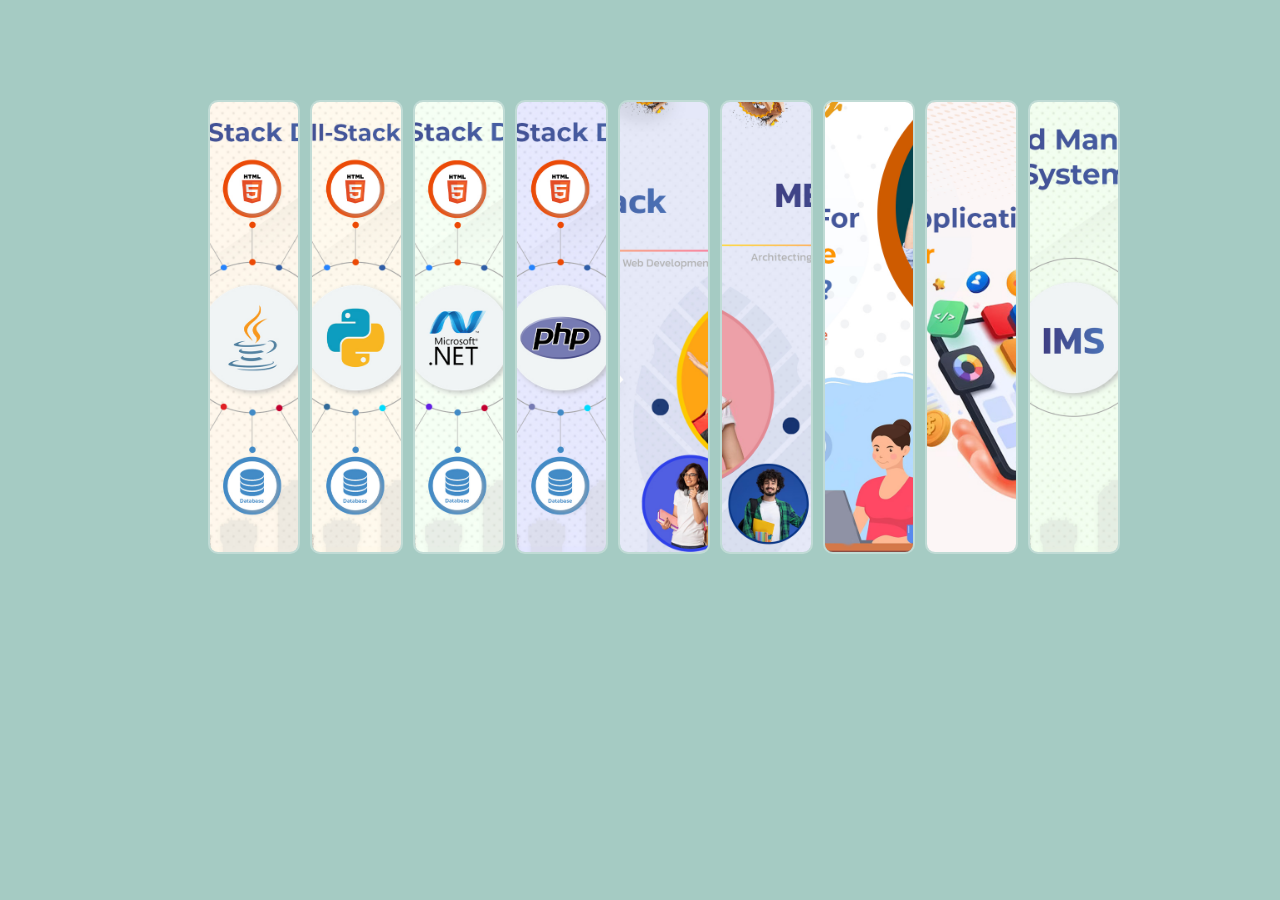
<file: index.html>
<!DOCTYPE html>
<html lang="en">
<head>
    <meta charset="UTF-8">
    <meta name="viewport" content="width=device-width, initial-scale=1.0">
    <title>Our Courses</title>

    <style>
        body{
           background-color:  #A5CBC3;
          
        }

        .container
        {
            margin:100px 0 0 200px;
            width: 70%;
            height: 450px;
            display: flex;
            gap: 10px;
        }
        .container img
        {
            width: 10%;
            height: 100%;
            object-fit: cover;
            border-radius:10px;
            border: 2px solid rgba(255,255,255,0.3);
            transition: all 2s;
        
        }

        .container img:hover{
            width:100%;
        }
    </style>
</head>
<body>

    <div class="container">
        <img src="images/card1.jpg" alt="">
        <img src="images/card2.jpg" alt="">
        <img src="images/card3.jpg" alt="">
        <img src="images/card4.jpg" alt="">
        <img src="images/card5.jpg" alt="">
        <img src="images/card6.jpg" alt="">
        <img src="images/card7.jpg" alt="">
        <img src="images/card8.jpg" alt="">
        <img src="images/card9.jpg" alt="">

    </div>
    
</body>
</html>
</file>
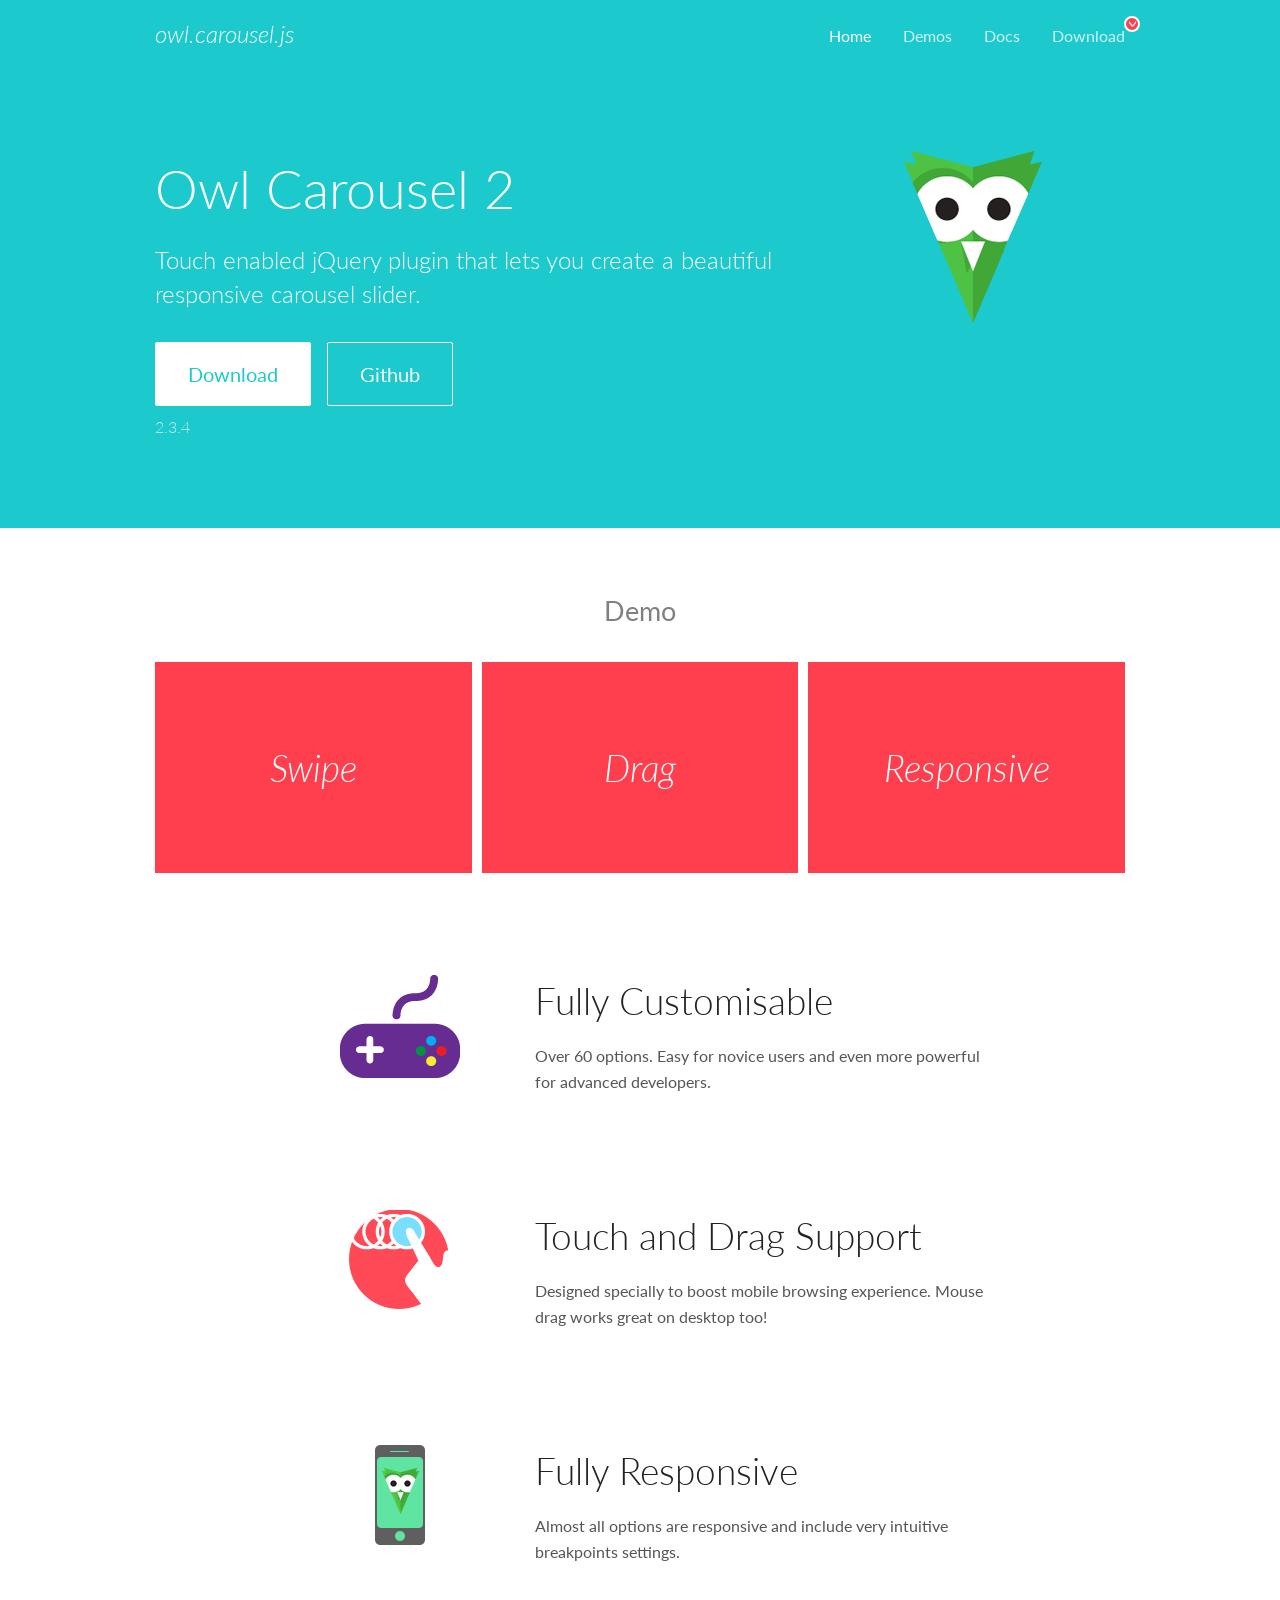
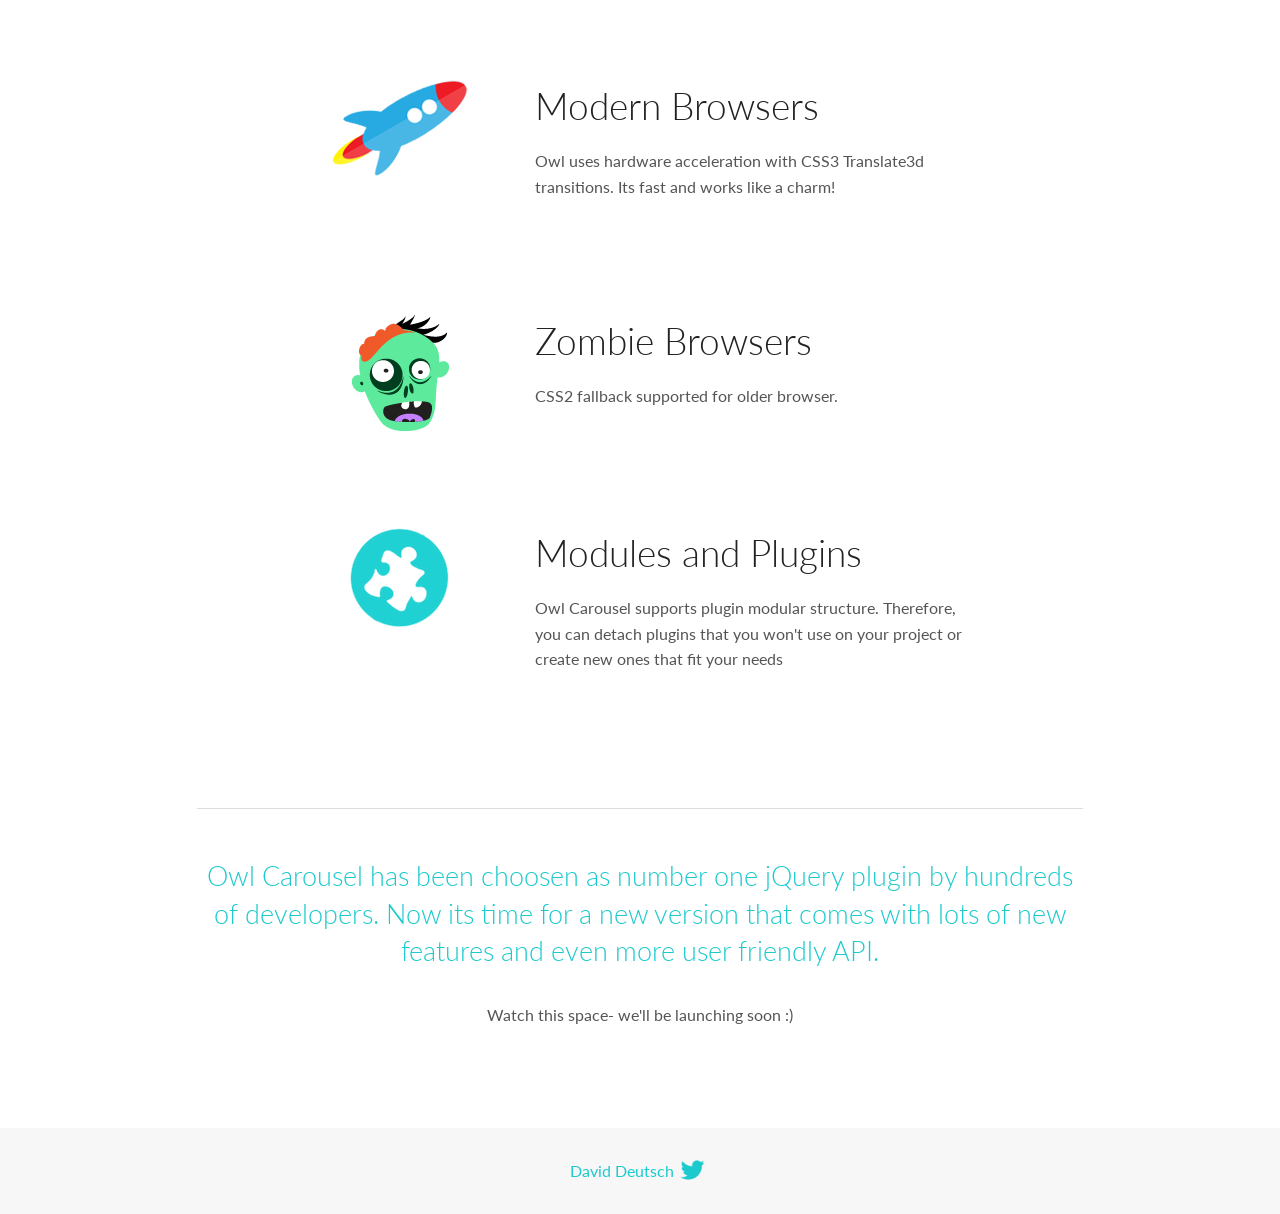
<file: OwlCarousel2-2.3.4/docs/index.html>
<!DOCTYPE html>
<html lang="en">
  <head>

    <!-- head -->
    <meta charset="utf-8">
    <meta name="msapplication-tap-highlight" content="no" />
    <meta name="viewport" content="width=device-width, initial-scale=1.0" />
    <meta name="description" content="Touch enabled jQuery plugin that lets you create beautiful responsive carousel slider.">
    <meta name="author" content="David Deutsch">
    <title>
      Home | Owl Carousel | 2.3.4
    </title>

    <!-- Stylesheets -->
    <link href='https://fonts.googleapis.com/css?family=Lato:300,400,700,400italic,300italic' rel='stylesheet' type='text/css'>
    <link rel="stylesheet" href="assets/css/docs.theme.min.css">

    <!-- Owl Stylesheets -->
    <link rel="stylesheet" href="assets/owlcarousel/assets/owl.carousel.min.css">
    <link rel="stylesheet" href="assets/owlcarousel/assets/owl.theme.default.min.css">

    <!-- HTML5 shim and Respond.js IE8 support of HTML5 elements and media queries -->

    <!--[if lt IE 9]>
      <script src="https://oss.maxcdn.com/libs/html5shiv/3.7.0/html5shiv.js"></script>
      <script src="https://oss.maxcdn.com/libs/respond.js/1.3.0/respond.min.js"></script>
    <![endif]-->

    <!-- Favicons -->
    <link rel="apple-touch-icon-precomposed" sizes="144x144" href="assets/ico/apple-touch-icon-144-precomposed.png">
    <link rel="shortcut icon" href="assets/ico/favicon.png">
    <link rel="shortcut icon" href="favicon.ico">

    <!-- Yeah i know js should not be in header. Its required for demos.-->

    <!-- javascript -->
    <script src="assets/vendors/jquery.min.js"></script>
    <script src="assets/owlcarousel/owl.carousel.js"></script>
  </head>
  <body>

    <!-- header -->
    <header class="header">
      <div class="row">
        <div class="large-12 columns">
          <div class="brand left">
            <h3>
              <a href="/OwlCarousel2/">owl.carousel.js</a> 
            </h3>
          </div>
          <a id="toggle-nav" class="right">
            <span></span> <span></span> <span></span> 
          </a> 
          <div class="nav-bar">
            <ul class="clearfix">
              <li class="active">
                <a href="/OwlCarousel2/index.html">Home</a> 
              </li>
              <li> <a href="/OwlCarousel2/demos/demos.html">Demos</a>  </li>
              <li> <a href="/OwlCarousel2/docs/started-welcome.html">Docs</a>  </li>
              <li>
                <a href="https://github.com/OwlCarousel2/OwlCarousel2/archive/2.3.4.zip">Download</a> 
                <span class="download"></span> 
              </li>
            </ul>
          </div>
        </div>
      </div>
    </header>

    <!-- home panel -->
    <section id="hero">
      <div class="row">
        <div class="large-8 medium-8 columns">
          <h1>Owl Carousel 2</h1>
          <h4>Touch enabled jQuery plugin that lets you create a beautiful responsive carousel slider.</h4>
          <a href="https://github.com/OwlCarousel2/OwlCarousel2/archive/2.3.4.zip" class="hero-button">Download</a> 
          <a href="https://github.com/OwlCarousel2/OwlCarousel2" class="hero-button outline">Github</a> 
          <p>2.3.4</p>
        </div>
        <div class="large-4 medium-4 columns">
          <img class="owl-logo" src="assets/img/owl-logo.png" alt="mr. Owl">
        </div>
      </div>
    </section>

    <!-- body -->
    <div class="home-demo">
      <div class="row">
        <div class="large-12 columns">
          <h3>Demo</h3>
          <div class="owl-carousel">
            <div class="item">
              <h2>Swipe</h2>
            </div>
            <div class="item">
              <h2>Drag</h2>
            </div>
            <div class="item">
              <h2>Responsive</h2>
            </div>
            <div class="item">
              <h2>CSS3</h2>
            </div>
            <div class="item">
              <h2>Fast</h2>
            </div>
            <div class="item">
              <h2>Easy</h2>
            </div>
            <div class="item">
              <h2>Free</h2>
            </div>
            <div class="item">
              <h2>Upgradable</h2>
            </div>
            <div class="item">
              <h2>Tons of options</h2>
            </div>
            <div class="item">
              <h2>Infinity</h2>
            </div>
            <div class="item">
              <h2>Auto Width</h2>
            </div>
          </div>
        </div>
      </div>
    </div>
    <script>
      var owl = $('.owl-carousel');
      owl.owlCarousel({
        margin: 10,
        loop: true,
        responsive: {
          0: {
            items: 1
          },
          600: {
            items: 2
          },
          1000: {
            items: 3
          }
        }
      })
    </script>

    <!-- features -->
    <div id="features">
      <div class="row">
        <div class="small-12 medium-9 small-centered columns">
          <section class="row feature">
            <div class="medium-4 small-12 columns">
              <img src="assets/img/feature-options.png" alt="">
            </div>
            <div class="medium-8 small-12 columns">
              <h2>Fully Customisable</h2>
              <p>Over 60 options. Easy for novice users and even more powerful for advanced developers.</p>
            </div>
          </section>
          <section class="row feature">
            <div class="medium-4 small-12 columns">
              <img src="assets/img/feature-drag.png" alt="">
            </div>
            <div class="medium-8 small-12 columns">
              <h2>Touch and Drag Support</h2>
              <p>Designed specially to boost mobile browsing experience. Mouse drag works great on desktop too!</p>
            </div>
          </section>
          <section class="row feature">
            <div class="medium-4 small-12 columns">
              <img src="assets/img/feature-responsive.png" alt="">
            </div>
            <div class="medium-8 small-12 columns">
              <h2>Fully Responsive</h2>
              <p>Almost all options are responsive and include very intuitive breakpoints settings.</p>
            </div>
          </section>
          <section class="row feature">
            <div class="medium-4 small-12 columns">
              <img src="assets/img/feature-modern.png" alt="">
            </div>
            <div class="medium-8 small-12 columns">
              <h2>Modern Browsers</h2>
              <p>Owl uses hardware acceleration with CSS3 Translate3d transitions. Its fast and works like a charm! </p>
            </div>
          </section>
          <section class="row feature">
            <div class="medium-4 small-12 columns">
              <img src="assets/img/feature-zombie.png" alt="">
            </div>
            <div class="medium-8 small-12 columns">
              <h2>Zombie Browsers</h2>
              <p>CSS2 fallback supported for older browser.</p>
            </div>
          </section>
          <section class="row feature">
            <div class="medium-4 small-12 columns">
              <img src="assets/img/feature-module.png" alt="">
            </div>
            <div class="medium-8 small-12 columns">
              <h2>Modules and Plugins</h2>
              <p>Owl Carousel supports plugin modular structure. Therefore, you can detach plugins that you won&#x27;t use on your project or create new ones that fit your needs</p>
            </div>
          </section>
        </div>
      </div>
    </div>

    <!-- footer -->
    <section id="teaser-text">
      <div class="row">
        <div class="small-12 medium-11 small-centered columns">
          <hr>
          <h3 id="owl-carousel-has-been-choosen-as-number-one-jquery-plugin-by-hundreds-of-developers-now-its-time-for-a-new-version-that-comes-with-lots-of-new-features-and-even-more-user-friendly-api-">Owl Carousel has been choosen as number one jQuery plugin by hundreds of developers. Now its time for a new version that comes with lots of new features and even more user friendly API.</h3>
          <p>Watch this space- we&#39;ll be launching soon :)</p>
        </div>
      </div>
    </section>

    <!-- footer -->
    <footer class="footer">
      <div class="row">
        <div class="large-12 columns">
          <h5>
            <a href="/OwlCarousel2/docs/support-contact.html">David Deutsch</a> 
            <a id="custom-tweet-button" href="https://twitter.com/share?url=https://github.com/OwlCarousel2/OwlCarousel2&text=Owl Carousel - This is so awesome! " target="_blank"></a> 
          </h5>
        </div>
      </div>
    </footer>

    <!-- vendors -->
    <script src="assets/vendors/highlight.js"></script>
    <script src="assets/js/app.js"></script>
  </body>
</html>
</file>
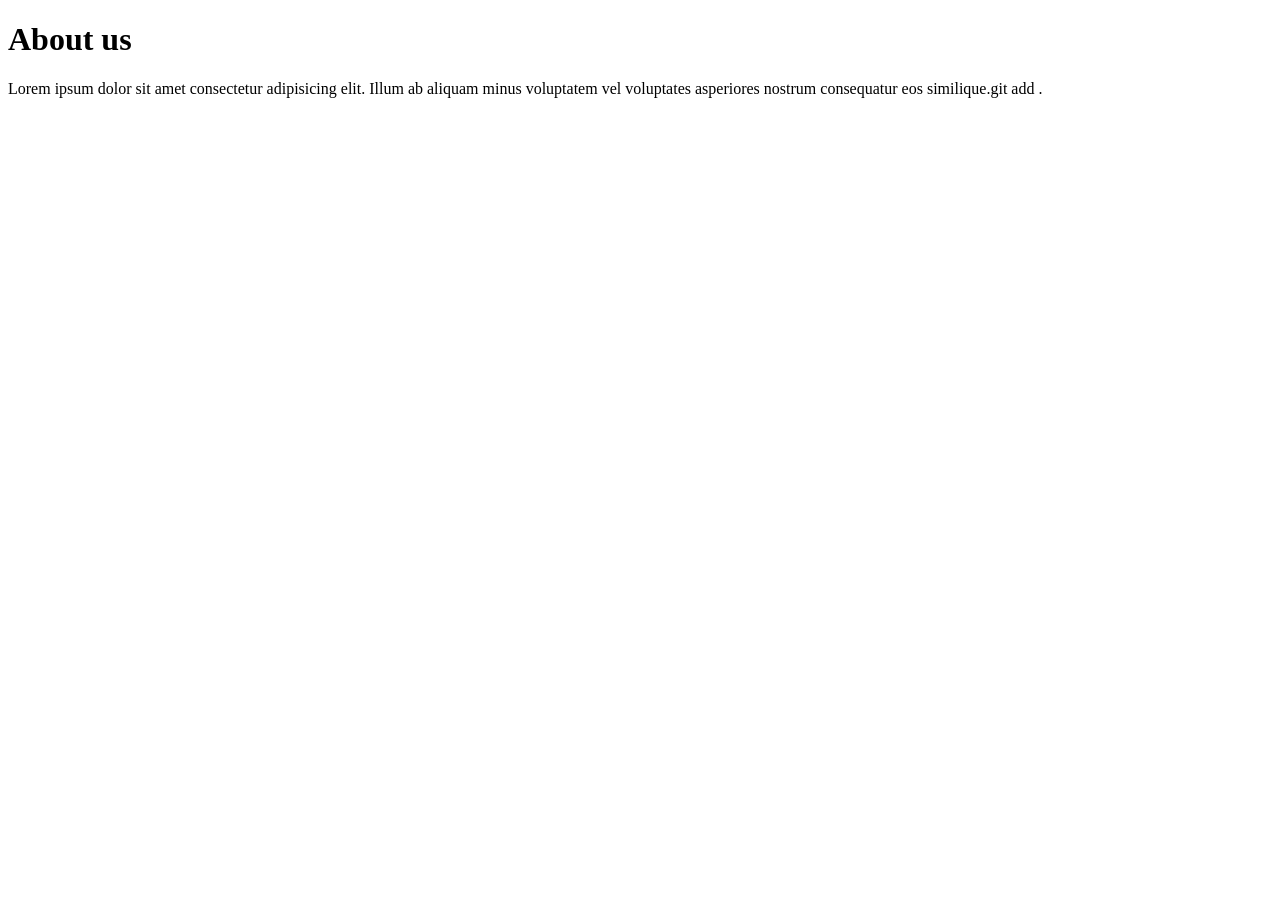
<file: about.html>
<!DOCTYPE html>
<html lang="en">
<head>
    <meta charset="UTF-8">
    <meta name="viewport" content="width=device-width, initial-scale=1.0">
    <title>about</title>
</head>
<body>
    <h1>About us</h1>

    <p>Lorem ipsum dolor sit amet consectetur adipisicing elit. Illum ab aliquam minus voluptatem vel voluptates asperiores nostrum consequatur eos similique.git add .</p>
</body>
</html>
</file>
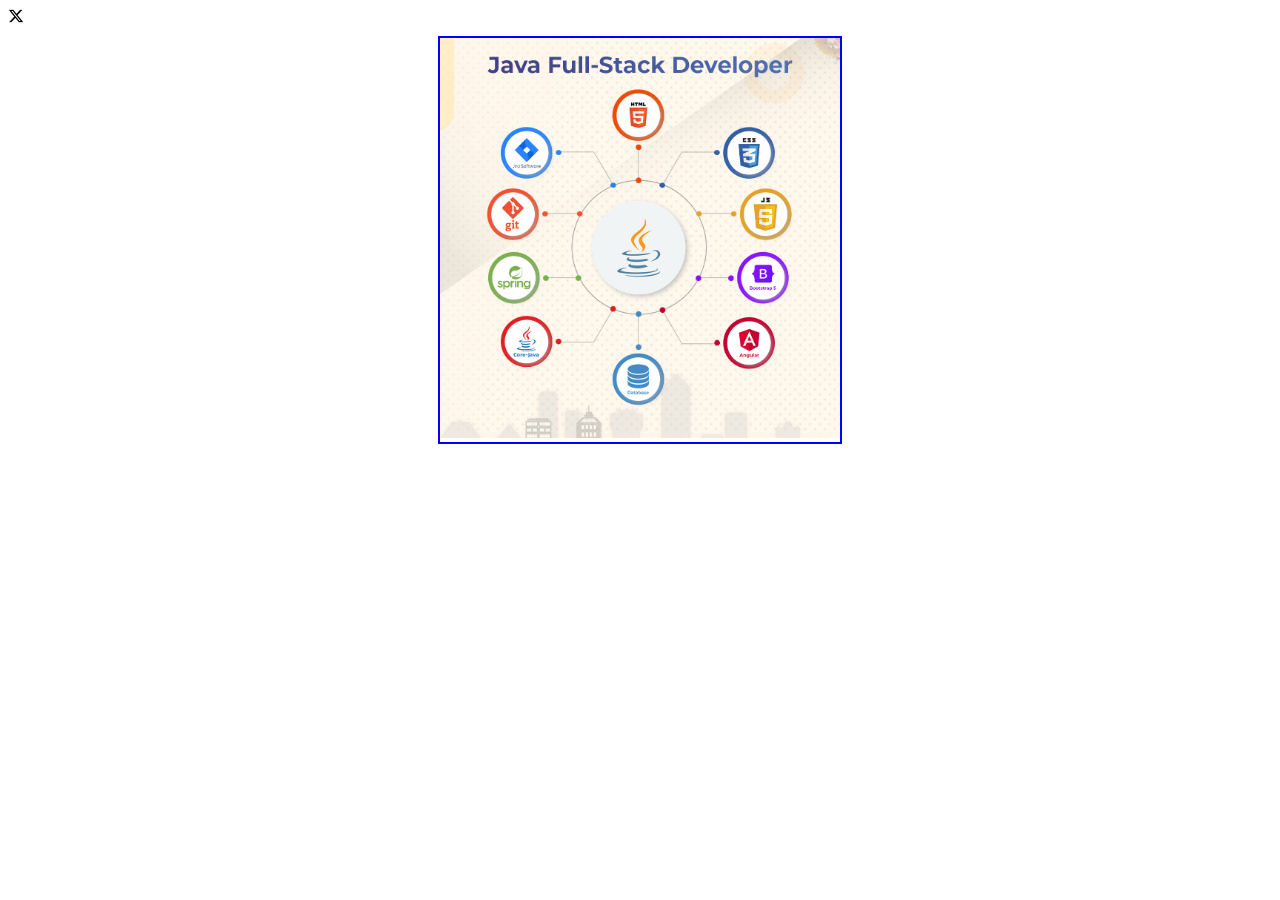
<file: card_hover.html>
<!DOCTYPE html>
<html lang="en">
<head>
    <meta charset="UTF-8">
    <meta name="viewport" content="width=device-width, initial-scale=1.0">
    <title>Document</title>
    <link rel="stylesheet" href="CSS/all.css">

    <style>
        .box
        {
            border: 2px solid blue;
            width: 400px;
            position: relative;
            overflow: hidden;
            margin: 10px auto;
        }

        .box img{
            width: 100%;
            height: auto;
        }
        .content
        {
            color: white;
            background:rgb(103 ,151, 189, 0.8);
            position: absolute;
            top: -100%;
            left: 0;
            height: 100%;
            width: 100%;
            padding: 20px;box-sizing: border-box;
            transition: all 0.5s;
        }

        .box:hover .content{

            top: 0;
        }
    </style>
</head>
<body>
    <div><i class="fa-brands fa-x-twitter text- fs-1"></i></div>
<div class="box">
    <img src="images/card1.jpg" alt="">
    <div class="content">
        <h3>PHP Full Stack Course </h3>
        <p>Lorem ipsum dolor sit, amet consectetur adipisicing elit. Optio repudiandae
             itaque quo nesciunt error excepturi delectus quibusdam molestiae laudantium!
              Mollitia?</p>
    </div>
</div>

</body>
</html>
</file>
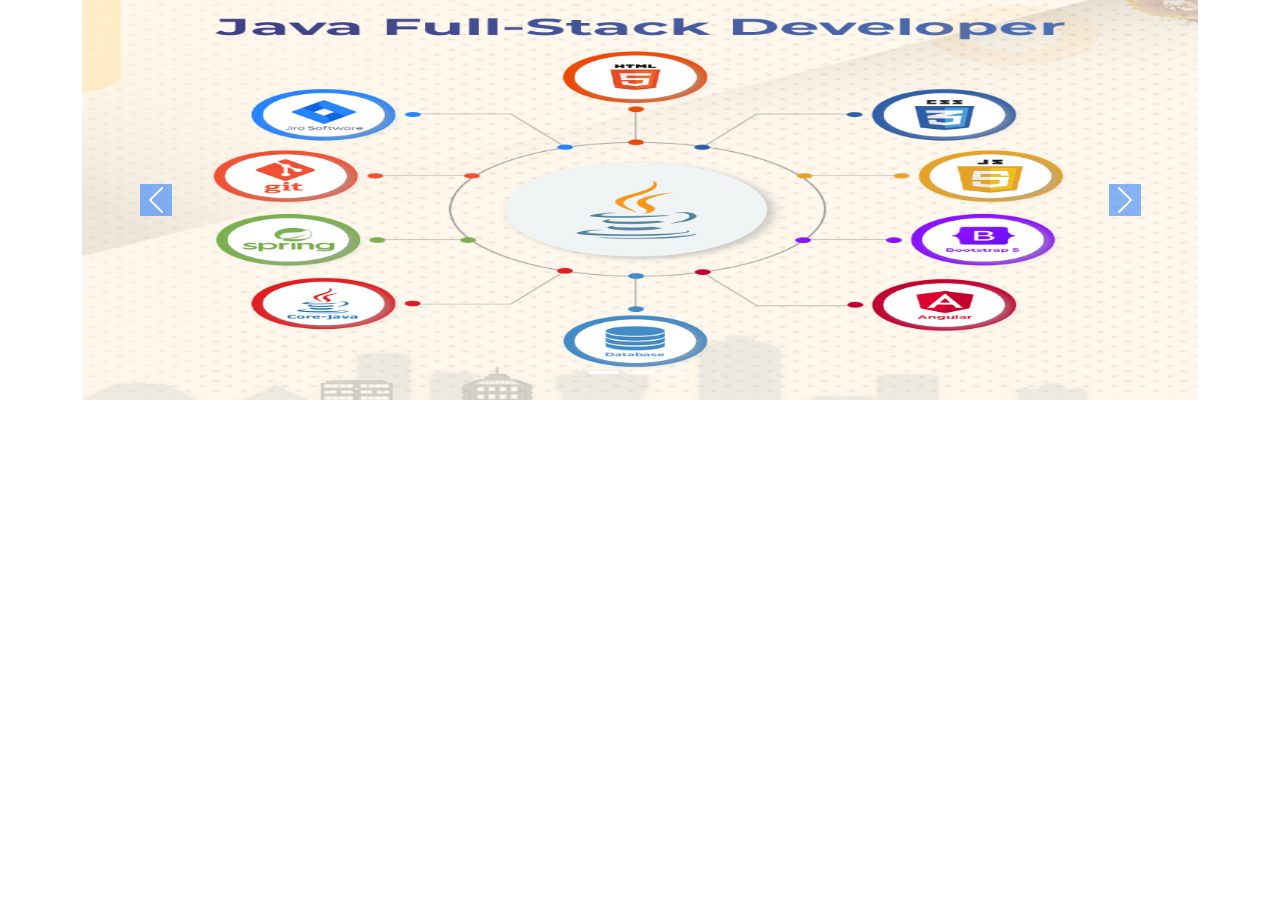
<file: courses.html>
<!DOCTYPE html>
<html lang="en">
<head>
    <meta charset="UTF-8">
    <meta name="viewport" content="width=device-width, initial-scale=1.0">
    <title>courses</title>
    <link rel="stylesheet" href="CSS/all.css">
    <link rel="stylesheet" href="CSS/bootstrap.min.css">

    <style>
     
      img
      {
        height: 400px;
      }
    </style>
</head>
<body>
    
  

    <div class="container">
       <div class="row">
        <div class="carousel slide" id="demo" data-bs-ride="carousel">
            <div class="carousel-indicators ">
                <button type="button" data-bs-target="#demo" data-bs-slide-to="0" class="active"></button>

                <button type="button" data-bs-target="#demo" data-bs-slide-to="1" class=""></button>

                <button type="button" data-bs-target="#demo" data-bs-slide-to="2" class=""></button>
            </div>

            <div class="carousel-inner">

                <div class="carousel-item active">
                    <img src="images/card1.jpg"  alt="" class="d-block w-100 ">
                </div>

                <div class="carousel-item">
                    <img src="images/card2.jpg"  alt="" class="d-block w-100 ">
                </div>

                <div class="carousel-item">
                    <img src="images/card3.jpg"  alt="" class="d-block w-100 ">
                </div>

            </div>

            <button type="button" class="carousel-control-prev" data-bs-target="#demo"data-bs-slide="prev">
            <span class="carousel-control-prev-icon bg-primary"></span></button>

            <button type="button" class="carousel-control-next" data-bs-target="#demo" data-bs-slide="next">
            <span class="carousel-control-next-icon bg-primary"></span>
            </button>

        </div>
    </div>
            </div>

            <script src="JS/bootstrap.bundle.min.js"></script>
</body>
</html>
</file>
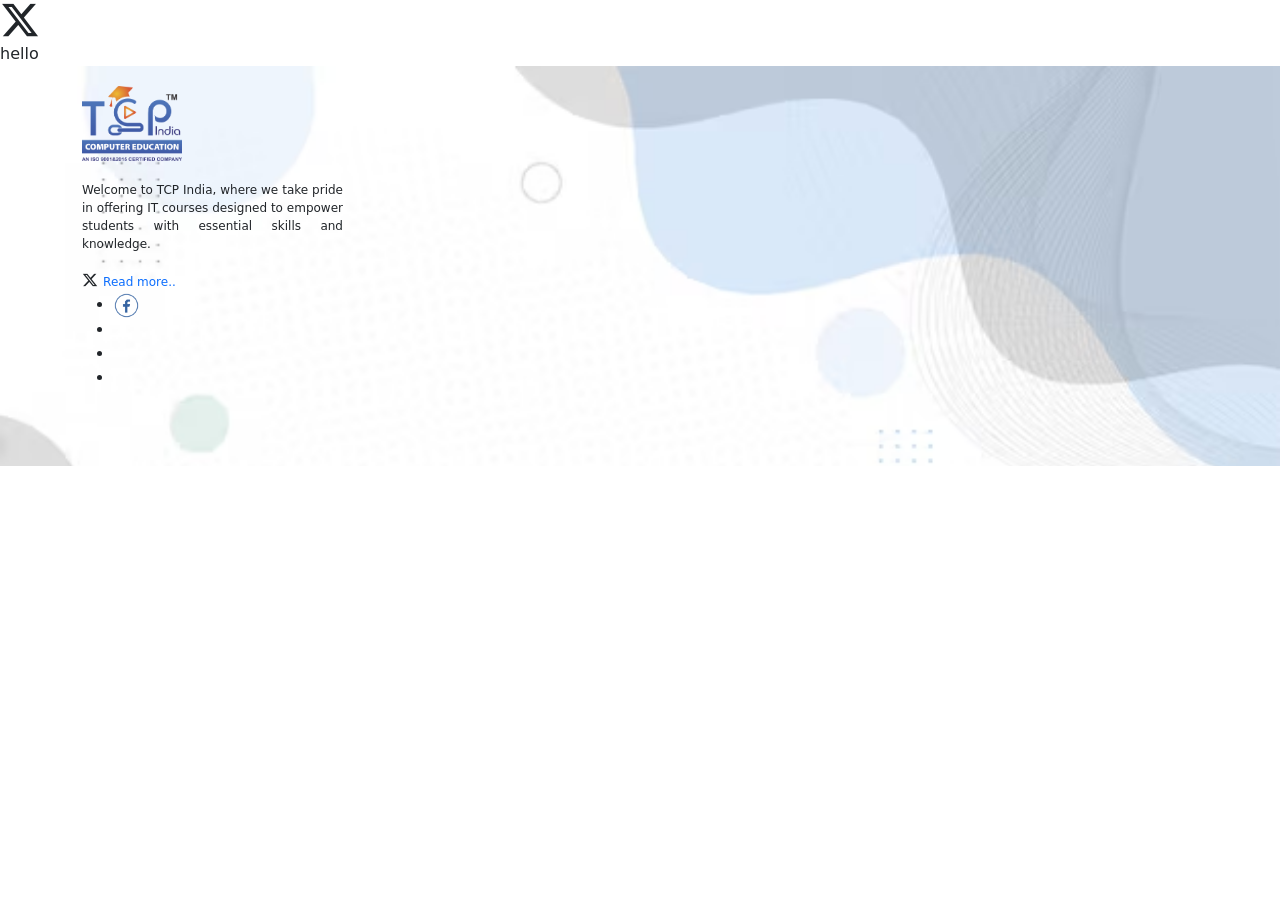
<file: footer.html>
<!DOCTYPE html>
<html lang="en">
<head>
    <meta charset="UTF-8">
    <meta name="viewport" content="width=device-width, initial-scale=1.0">
    <title>Footer</title>
    <link rel="stylesheet" href="CSS/bootstrap.min.css">
    <link rel="stylesheet" href="CSS/all.css">

    <style>
        .footer
        {
          background-image: url(images/footer-background.avif);
          height: 400px;
          background-repeat: no-repeat;
          background-size: cover;
        }

         .footer .logo
         {
            margin-block: 20px;
         }

       .footer .text 
        {
          font-size: 12px;
          text-align: justify;
          
        }

        .footer .read
        {
            text-decoration: none;
            font-size: 12px;
            margin-top: 0;
            width: max-content;
            position: relative;
            cursor: pointer;
            margin: 100px auto;
        }


        .footer .read::after{
            content: "";
            
            position: absolute;
            bottom: -5px;
            height: 2px;
            width: 100%;
            left: 0;
            background-color: #3158D4;
            transition: 0.3s;
            transition-timing-function: ease-in-out;
            transform:scaleX(0) ;

        }
        .footer .read:hover::after{
            transform: scaleX(1);
        }
    </style>
</head>
<body>

    <div><i class="fa-brands fa-x-twitter text- fs-1"></i></div>
    
    hello
    <div class="footer">
        <div class="container">
            <div class="row">
                <div class="col-md-3">
                <img src="images/logo.png" alt="" width="100px"  class="logo"> 
                   <p class="text">Welcome to TCP India, where we take pride in offering IT courses designed to empower students with essential skills and knowledge.</p>

                   <i class="fa-brands fa-x-twitter"></i>
                   <a href="#" class="read" >Read more..</a>

                   <ul>
                    <li> <a href="">
                        <img src="images/fb.png " alt="" width="25px">
                    </a> </li>
                    <li> <a href=""></a> </li>
                    <li> <a href=""></a> </li>
                    <li> <a href=""></a> </li>
                   </ul>
                </div>

                
            </div>
        </div>

    </div>



    <script src="JS/bootstrap.bundle.min.js"></script>
</body>
</html>
</file>
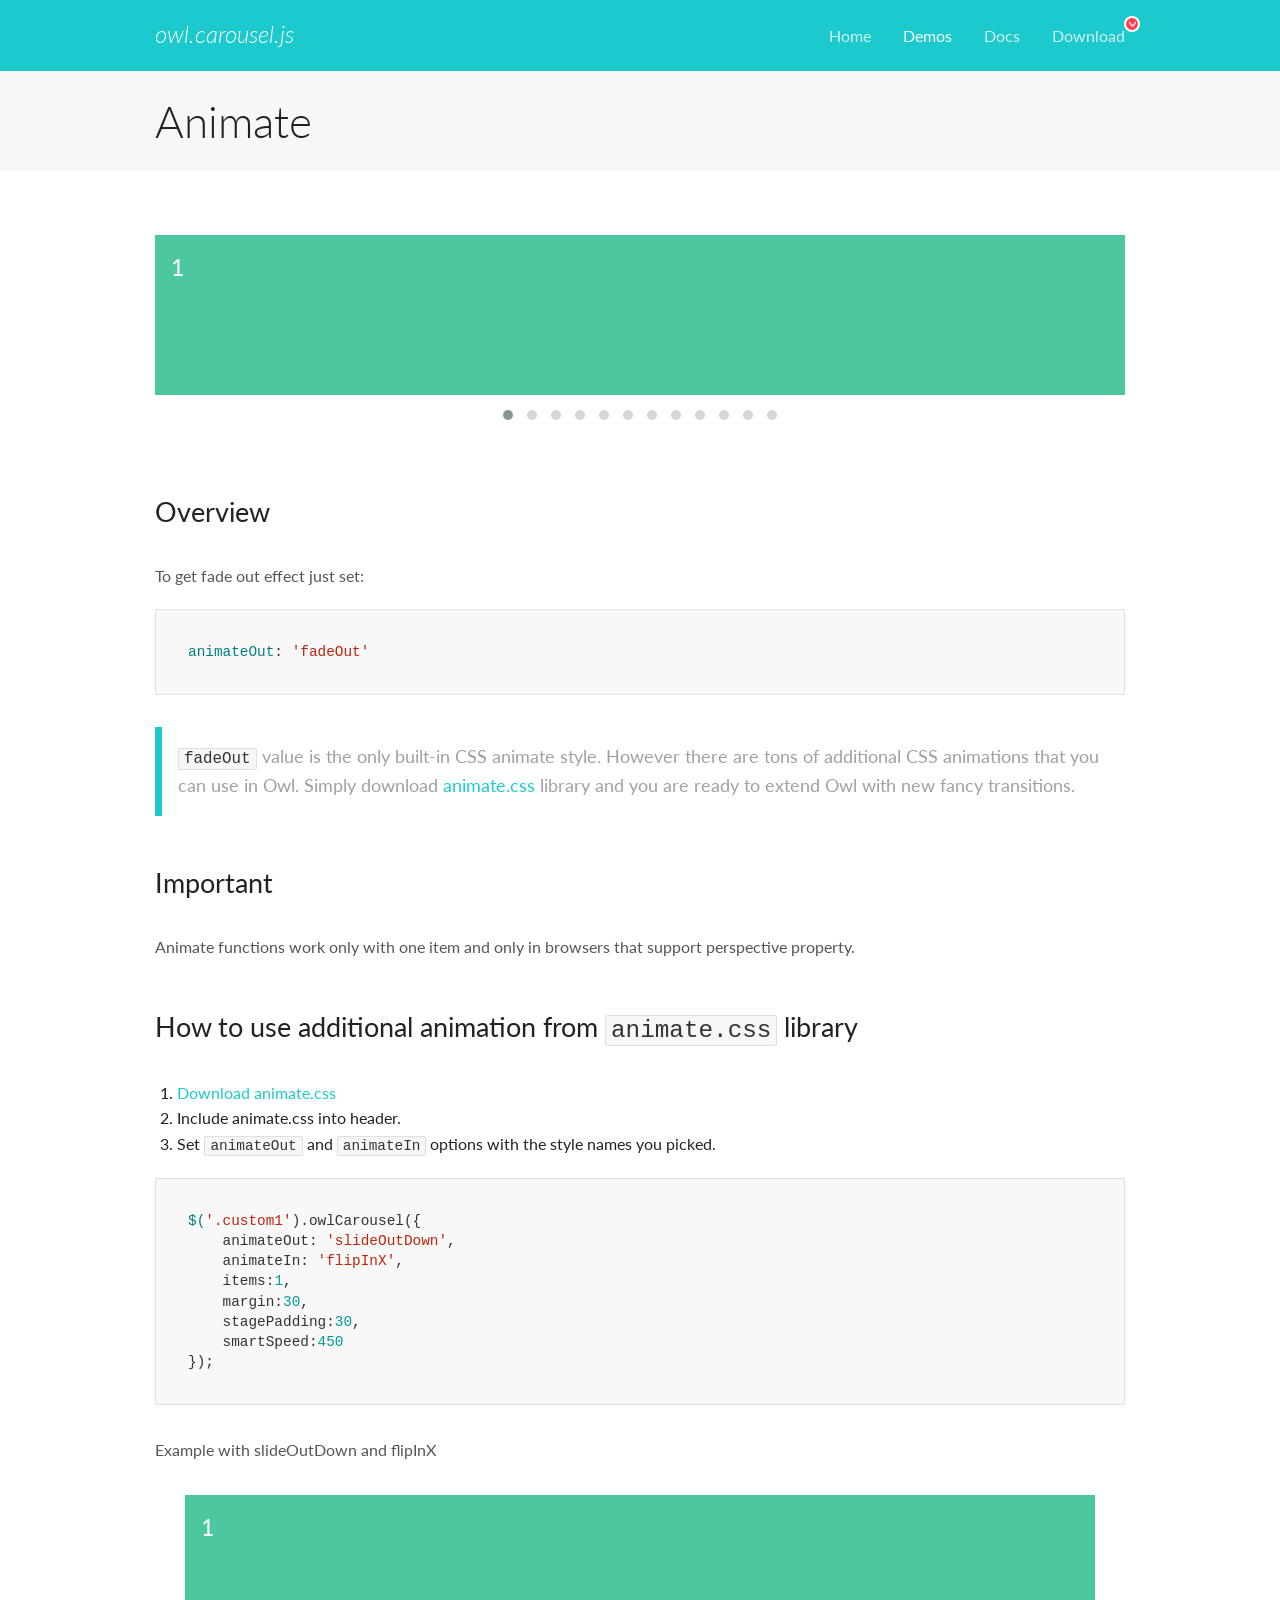
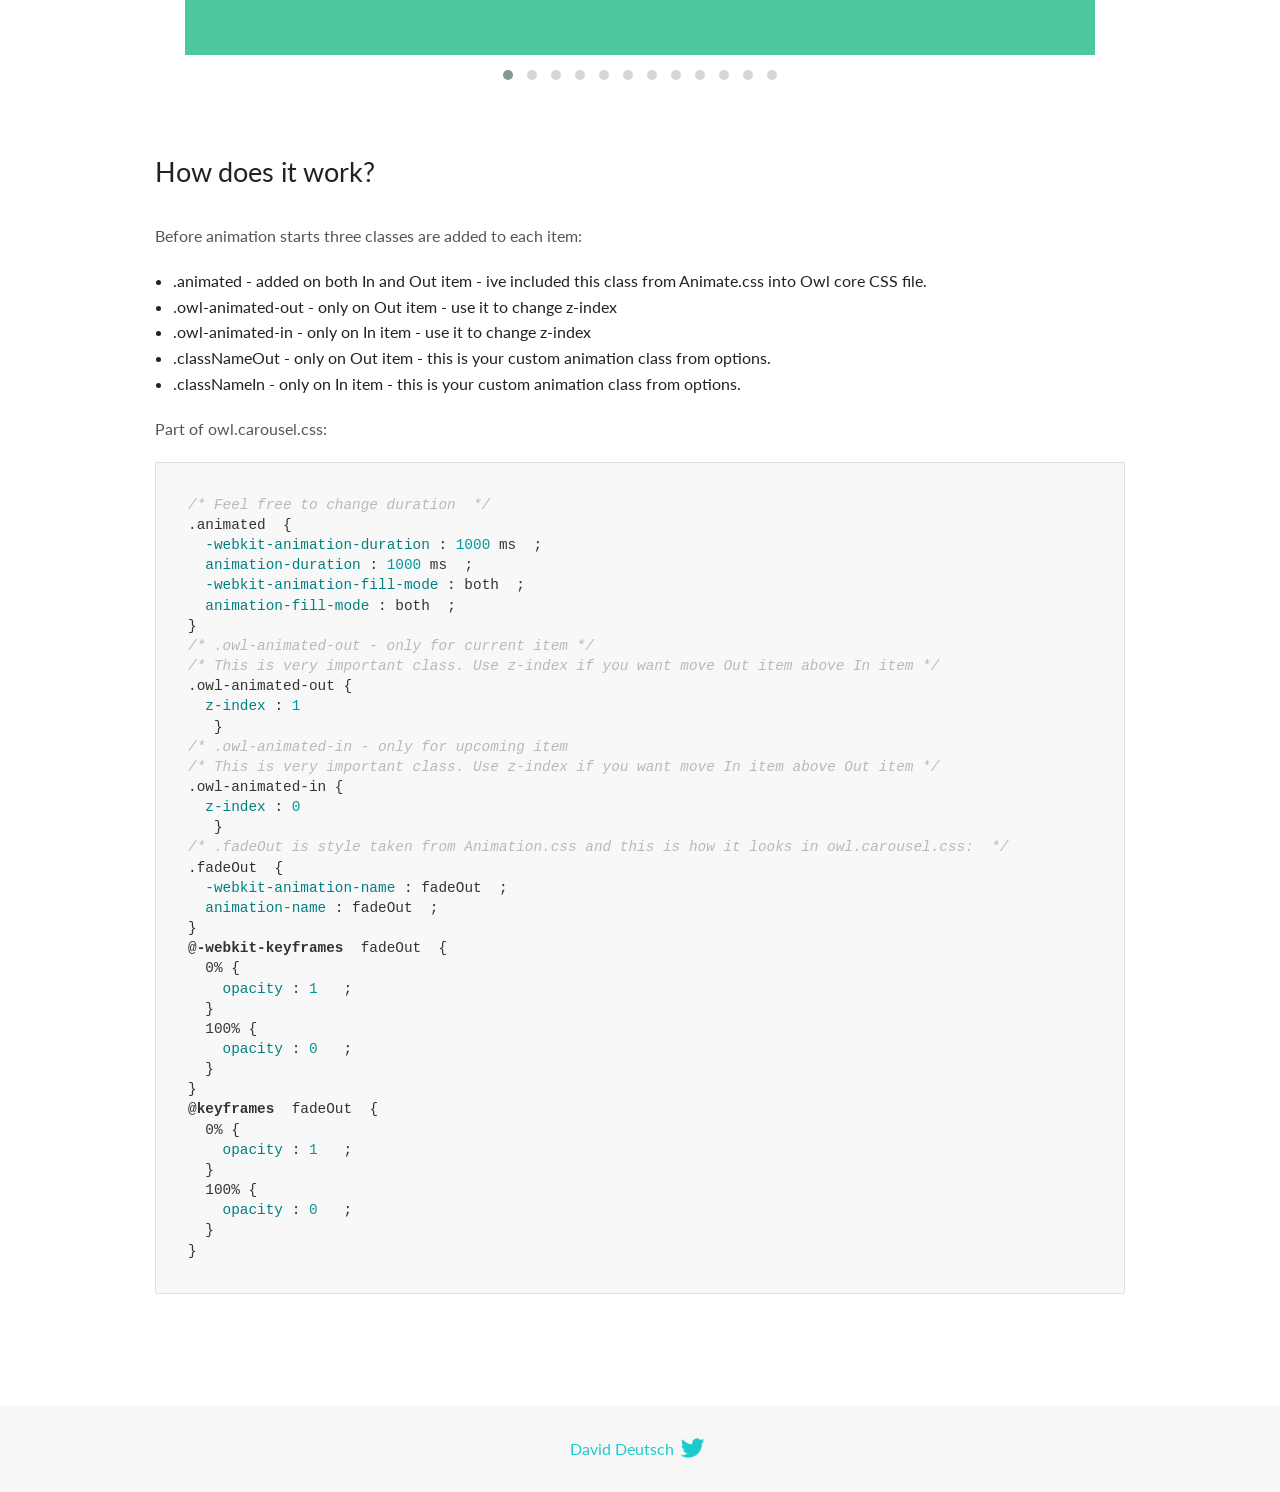
<file: OwlCarousel2-2.3.4/docs/demos/animate.html>
<!DOCTYPE html>
<html lang="en">
  <head>

    <!-- head -->
    <meta charset="utf-8">
    <meta name="msapplication-tap-highlight" content="no" />
    <meta name="viewport" content="width=device-width, initial-scale=1.0" />
    <meta name="description" content="Animate carousel">
    <meta name="author" content="David Deutsch">
    <title>
      Animate Demo | Owl Carousel | 2.3.4
    </title>

    <!-- Stylesheets -->
    <link href='https://fonts.googleapis.com/css?family=Lato:300,400,700,400italic,300italic' rel='stylesheet' type='text/css'>
    <link rel="stylesheet" href="../assets/css/docs.theme.min.css">

    <!-- Owl Stylesheets -->
    <link rel="stylesheet" href="../assets/owlcarousel/assets/owl.carousel.min.css">
    <link rel="stylesheet" href="../assets/owlcarousel/assets/owl.theme.default.min.css">

    <!-- HTML5 shim and Respond.js IE8 support of HTML5 elements and media queries -->

    <!--[if lt IE 9]>
      <script src="https://oss.maxcdn.com/libs/html5shiv/3.7.0/html5shiv.js"></script>
      <script src="https://oss.maxcdn.com/libs/respond.js/1.3.0/respond.min.js"></script>
    <![endif]-->

    <!-- Favicons -->
    <link rel="apple-touch-icon-precomposed" sizes="144x144" href="../assets/ico/apple-touch-icon-144-precomposed.png">
    <link rel="shortcut icon" href="../assets/ico/favicon.png">
    <link rel="shortcut icon" href="favicon.ico">

    <!-- Yeah i know js should not be in header. Its required for demos.-->

    <!-- javascript -->
    <script src="../assets/vendors/jquery.min.js"></script>
    <script src="../assets/owlcarousel/owl.carousel.js"></script>
  </head>
  <body>

    <!-- header -->
    <header class="header">
      <div class="row">
        <div class="large-12 columns">
          <div class="brand left">
            <h3>
              <a href="/OwlCarousel2/">owl.carousel.js</a> 
            </h3>
          </div>
          <a id="toggle-nav" class="right">
            <span></span> <span></span> <span></span> 
          </a> 
          <div class="nav-bar">
            <ul class="clearfix">
              <li> <a href="/OwlCarousel2/index.html">Home</a>  </li>
              <li class="active">
                <a href="/OwlCarousel2/demos/demos.html">Demos</a> 
              </li>
              <li> <a href="/OwlCarousel2/docs/started-welcome.html">Docs</a>  </li>
              <li>
                <a href="https://github.com/OwlCarousel2/OwlCarousel2/archive/2.3.4.zip">Download</a> 
                <span class="download"></span> 
              </li>
            </ul>
          </div>
        </div>
      </div>
    </header>

    <!-- title -->
    <section class="title">
      <div class="row">
        <div class="large-12 columns">
          <h1>Animate</h1>
        </div>
      </div>
    </section>

    <!--  Demos -->
    <section id="demos">
      <div class="row">
        <div class="large-12 columns">
          <div class="fadeOut owl-carousel owl-theme">
            <div class="item">
              <h4>1</h4>
            </div>
            <div class="item">
              <h4>2</h4>
            </div>
            <div class="item">
              <h4>3</h4>
            </div>
            <div class="item">
              <h4>4</h4>
            </div>
            <div class="item">
              <h4>5</h4>
            </div>
            <div class="item">
              <h4>6</h4>
            </div>
            <div class="item">
              <h4>7</h4>
            </div>
            <div class="item">
              <h4>8</h4>
            </div>
            <div class="item">
              <h4>9</h4>
            </div>
            <div class="item">
              <h4>10</h4>
            </div>
            <div class="item">
              <h4>11</h4>
            </div>
            <div class="item">
              <h4>12</h4>
            </div>
          </div>
          <h3 id="overview">Overview</h3>
          <p>To get fade out effect just set:</p>
          <pre><code>animateOut: &#39;fadeOut&#39;</code></pre>
          <blockquote>
            <p><code>fadeOut</code> value is the only built-in CSS animate style. However there are tons of additional CSS animations that you can use in Owl. Simply download
              <a href="https://daneden.github.io/animate.css/">animate.css</a>  library and you are ready to extend Owl with new fancy transitions.</p>
          </blockquote>
          <h3 id="important">Important</h3>
          <p>Animate functions work only with one item and only in browsers that support perspective property.</p>
          <h3 id="how-to-use-additional-animation-from-animate-css-library">How to use additional animation from <code>animate.css</code> library</h3>
          <ol>
            <li> <a href="https://daneden.github.io/animate.css/">Download animate.css</a>  </li>
            <li>Include animate.css into header.</li>
            <li>Set <code>animateOut</code> and <code>animateIn</code> options with the style names you picked.</li>
          </ol>
          <pre><code>$(&#39;.custom1&#39;).owlCarousel({
    animateOut: &#39;slideOutDown&#39;,
    animateIn: &#39;flipInX&#39;,
    items:1,
    margin:30,
    stagePadding:30,
    smartSpeed:450
});</code></pre>
          <p>Example with slideOutDown and flipInX</p>
          <div class="custom1 owl-carousel owl-theme">
            <div class="item">
              <h4>1</h4>
            </div>
            <div class="item">
              <h4>2</h4>
            </div>
            <div class="item">
              <h4>3</h4>
            </div>
            <div class="item">
              <h4>4</h4>
            </div>
            <div class="item">
              <h4>5</h4>
            </div>
            <div class="item">
              <h4>6</h4>
            </div>
            <div class="item">
              <h4>7</h4>
            </div>
            <div class="item">
              <h4>8</h4>
            </div>
            <div class="item">
              <h4>9</h4>
            </div>
            <div class="item">
              <h4>10</h4>
            </div>
            <div class="item">
              <h4>11</h4>
            </div>
            <div class="item">
              <h4>12</h4>
            </div>
          </div>
          <h3 id="how-does-it-work-">How does it work?</h3>
          <p>Before animation starts three classes are added to each item:</p>
          <ul>
            <li>.animated - added on both In and Out item - ive included this class from Animate.css into Owl core CSS file.</li>
            <li>.owl-animated-out - only on Out item - use it to change z-index</li>
            <li>.owl-animated-in - only on In item - use it to change z-index</li>
            <li>.classNameOut - only on Out item - this is your custom animation class from options.</li>
            <li>.classNameIn - only on In item - this is your custom animation class from options.</li>
          </ul>
          <p>Part of owl.carousel.css:</p>
          <pre><code class="language-css"><span class="comment">/* Feel free to change duration  */</span> 
<span class="class">.animated</span>  <span class="rules">{
  <span class="rule"><span class="attribute">-webkit-animation-duration</span> :<span class="value"> <span class="number">1000</span> ms</span> </span> ;
  <span class="rule"><span class="attribute">animation-duration</span> :<span class="value"> <span class="number">1000</span> ms</span> </span> ;
  <span class="rule"><span class="attribute">-webkit-animation-fill-mode</span> :<span class="value"> both</span> </span> ;
  <span class="rule"><span class="attribute">animation-fill-mode</span> :<span class="value"> both</span> </span> ;
<span class="rule">}</span> </span> 
<span class="comment">/* .owl-animated-out - only for current item */</span> 
<span class="comment">/* This is very important class. Use z-index if you want move Out item above In item */</span> 
<span class="class">.owl-animated-out</span> <span class="rules">{
  <span class="rule"><span class="attribute">z-index</span> :<span class="value"> <span class="number">1</span> 
</span> </span> </span> }
<span class="comment">/* .owl-animated-in - only for upcoming item
/* This is very important class. Use z-index if you want move In item above Out item */</span> 
<span class="class">.owl-animated-in</span> <span class="rules">{
  <span class="rule"><span class="attribute">z-index</span> :<span class="value"> <span class="number">0</span> 
</span> </span> </span> }
<span class="comment">/* .fadeOut is style taken from Animation.css and this is how it looks in owl.carousel.css:  */</span> 
<span class="class">.fadeOut</span>  <span class="rules">{
  <span class="rule"><span class="attribute">-webkit-animation-name</span> :<span class="value"> fadeOut</span> </span> ;
  <span class="rule"><span class="attribute">animation-name</span> :<span class="value"> fadeOut</span> </span> ;
<span class="rule">}</span> </span> 
<span class="at_rule">@<span class="keyword">-webkit-keyframes</span>  fadeOut </span> {
  0% <span class="rules">{
    <span class="rule"><span class="attribute">opacity</span> :<span class="value"> <span class="number">1</span> </span> </span> ;
  <span class="rule">}</span> </span> 
  100% <span class="rules">{
    <span class="rule"><span class="attribute">opacity</span> :<span class="value"> <span class="number">0</span> </span> </span> ;
  <span class="rule">}</span> </span> 
}
<span class="at_rule">@<span class="keyword">keyframes</span>  fadeOut </span> {
  0% <span class="rules">{
    <span class="rule"><span class="attribute">opacity</span> :<span class="value"> <span class="number">1</span> </span> </span> ;
  <span class="rule">}</span> </span> 
  100% <span class="rules">{
    <span class="rule"><span class="attribute">opacity</span> :<span class="value"> <span class="number">0</span> </span> </span> ;
  <span class="rule">}</span> </span> 
}</code></pre>
          <link rel="stylesheet" href="../assets/css/animate.css">
          <script>
            jQuery(document).ready(function($) {
              $('.fadeOut').owlCarousel({
                items: 1,
                animateOut: 'fadeOut',
                loop: true,
                margin: 10,
              });
              $('.custom1').owlCarousel({
                animateOut: 'slideOutDown',
                animateIn: 'flipInX',
                items: 1,
                margin: 30,
                stagePadding: 30,
                smartSpeed: 450
              });
            });
          </script>
        </div>
      </div>
    </section>

    <!-- footer -->
    <footer class="footer">
      <div class="row">
        <div class="large-12 columns">
          <h5>
            <a href="/OwlCarousel2/docs/support-contact.html">David Deutsch</a> 
            <a id="custom-tweet-button" href="https://twitter.com/share?url=https://github.com/OwlCarousel2/OwlCarousel2&text=Owl Carousel - This is so awesome! " target="_blank"></a> 
          </h5>
        </div>
      </div>
    </footer>

    <!-- vendors -->
    <script src="../assets/vendors/highlight.js"></script>
    <script src="../assets/js/app.js"></script>
  </body>
</html>
</file>
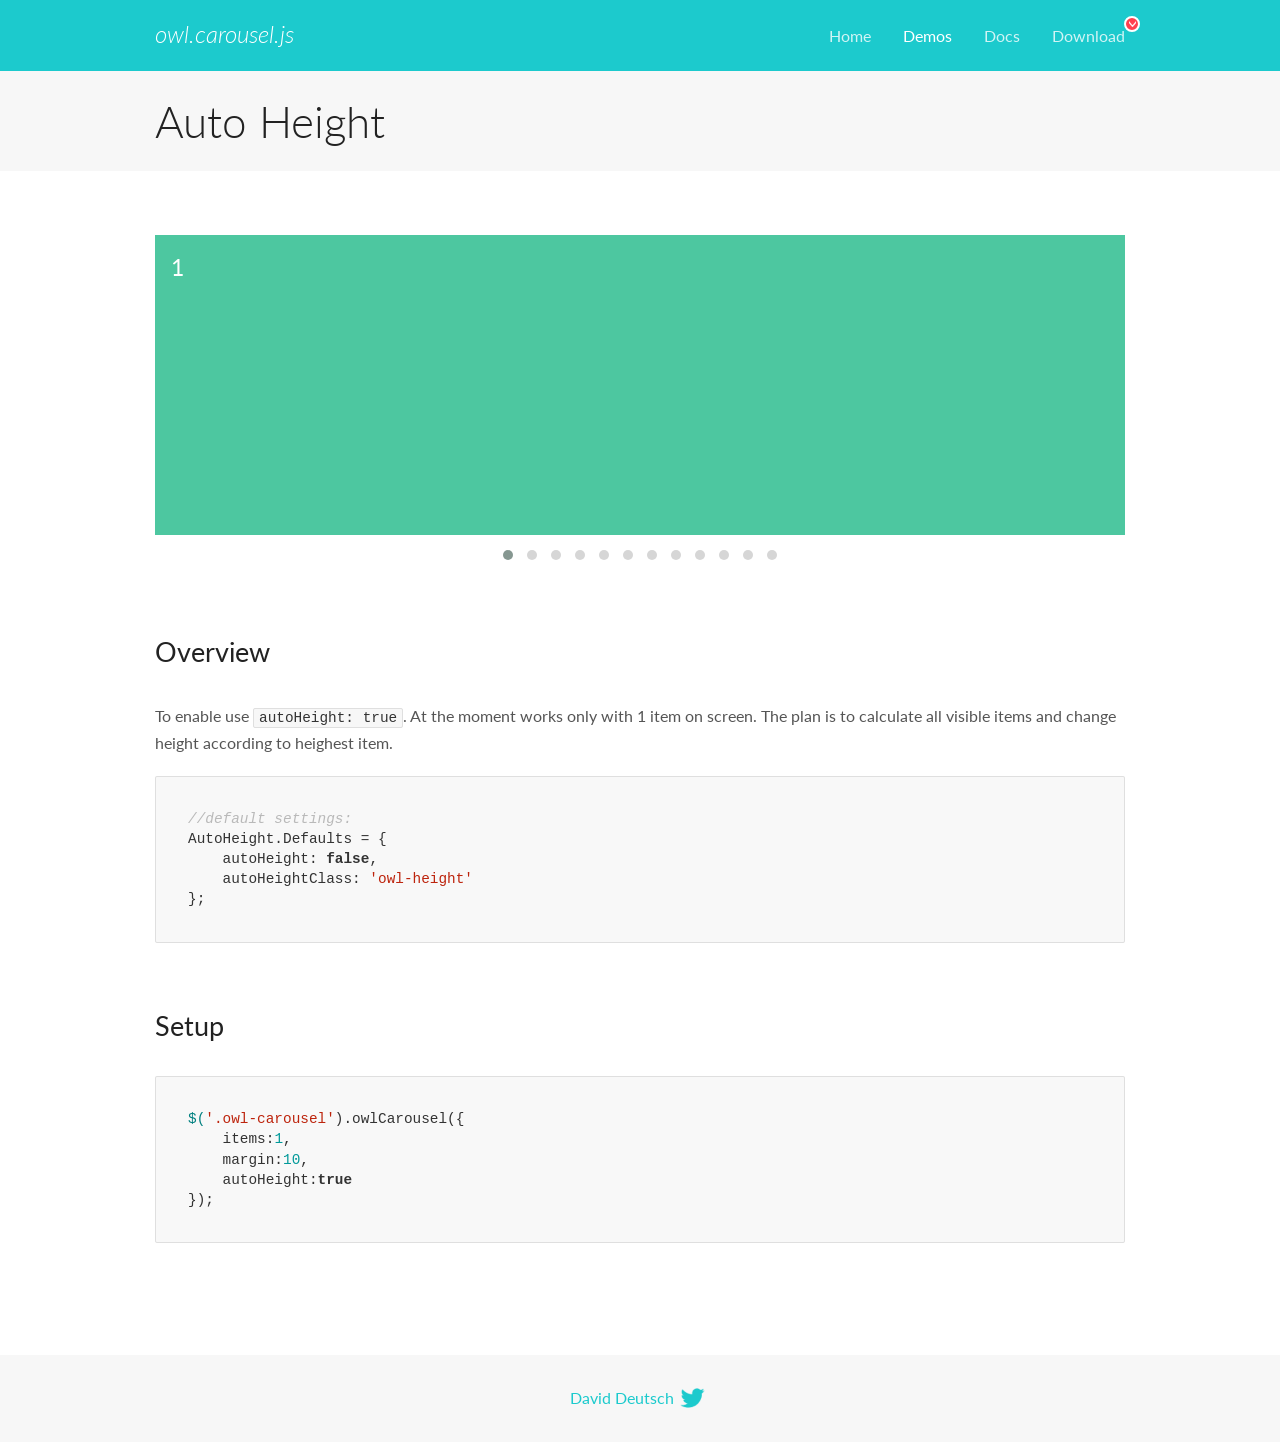
<file: OwlCarousel2-2.3.4/docs/demos/autoheight.html>
<!DOCTYPE html>
<html lang="en">
  <head>

    <!-- head -->
    <meta charset="utf-8">
    <meta name="msapplication-tap-highlight" content="no" />
    <meta name="viewport" content="width=device-width, initial-scale=1.0" />
    <meta name="description" content="autoHeight usage demo">
    <meta name="author" content="David Deutsch">
    <title>
      Auto Height Demo | Owl Carousel | 2.3.4
    </title>

    <!-- Stylesheets -->
    <link href='https://fonts.googleapis.com/css?family=Lato:300,400,700,400italic,300italic' rel='stylesheet' type='text/css'>
    <link rel="stylesheet" href="../assets/css/docs.theme.min.css">

    <!-- Owl Stylesheets -->
    <link rel="stylesheet" href="../assets/owlcarousel/assets/owl.carousel.min.css">
    <link rel="stylesheet" href="../assets/owlcarousel/assets/owl.theme.default.min.css">

    <!-- HTML5 shim and Respond.js IE8 support of HTML5 elements and media queries -->

    <!--[if lt IE 9]>
      <script src="https://oss.maxcdn.com/libs/html5shiv/3.7.0/html5shiv.js"></script>
      <script src="https://oss.maxcdn.com/libs/respond.js/1.3.0/respond.min.js"></script>
    <![endif]-->

    <!-- Favicons -->
    <link rel="apple-touch-icon-precomposed" sizes="144x144" href="../assets/ico/apple-touch-icon-144-precomposed.png">
    <link rel="shortcut icon" href="../assets/ico/favicon.png">
    <link rel="shortcut icon" href="favicon.ico">

    <!-- Yeah i know js should not be in header. Its required for demos.-->

    <!-- javascript -->
    <script src="../assets/vendors/jquery.min.js"></script>
    <script src="../assets/owlcarousel/owl.carousel.js"></script>
  </head>
  <body>

    <!-- header -->
    <header class="header">
      <div class="row">
        <div class="large-12 columns">
          <div class="brand left">
            <h3>
              <a href="/OwlCarousel2/">owl.carousel.js</a> 
            </h3>
          </div>
          <a id="toggle-nav" class="right">
            <span></span> <span></span> <span></span> 
          </a> 
          <div class="nav-bar">
            <ul class="clearfix">
              <li> <a href="/OwlCarousel2/index.html">Home</a>  </li>
              <li class="active">
                <a href="/OwlCarousel2/demos/demos.html">Demos</a> 
              </li>
              <li> <a href="/OwlCarousel2/docs/started-welcome.html">Docs</a>  </li>
              <li>
                <a href="https://github.com/OwlCarousel2/OwlCarousel2/archive/2.3.4.zip">Download</a> 
                <span class="download"></span> 
              </li>
            </ul>
          </div>
        </div>
      </div>
    </header>

    <!-- title -->
    <section class="title">
      <div class="row">
        <div class="large-12 columns">
          <h1>Auto Height</h1>
        </div>
      </div>
    </section>

    <!--  Demos -->
    <section id="demos">
      <div class="row">
        <div class="large-12 columns">
          <div class="owl-carousel owl-theme">
            <div class="item" style="height:300px">
              <h4>1</h4>
            </div>
            <div class="item" style="height:100px">
              <h4>2</h4>
            </div>
            <div class="item" style="height:500px">
              <h4>3</h4>
            </div>
            <div class="item" style="height:250px">
              <h4>4</h4>
            </div>
            <div class="item" style="height:400px">
              <h4>5</h4>
            </div>
            <div class="item" style="height:500px">
              <h4>6</h4>
            </div>
            <div class="item" style="height:600px">
              <h4>7</h4>
            </div>
            <div class="item" style="height:400px">
              <h4>8</h4>
            </div>
            <div class="item" style="height:300px">
              <h4>9</h4>
            </div>
            <div class="item" style="height:350px">
              <h4>10</h4>
            </div>
            <div class="item" style="height:200px">
              <h4>11</h4>
            </div>
            <div class="item" style="height:150px">
              <h4>12</h4>
            </div>
          </div>
          <h3 id="overview">Overview</h3>
          <p>To enable use <code>autoHeight: true</code>. At the moment works only with 1 item on screen. The plan is to calculate all visible items and change height according to heighest item.</p>
          <pre><code>//default settings:
AutoHeight.Defaults = {
    autoHeight: false,
    autoHeightClass: &#39;owl-height&#39;
};</code></pre>
          <h3 id="setup">Setup</h3>
          <pre><code>$(&#39;.owl-carousel&#39;).owlCarousel({
    items:1,
    margin:10,
    autoHeight:true
});</code></pre>
          <script>
            $(document).ready(function() {
              $('.owl-carousel').owlCarousel({
                items: 1,
                margin: 10,
                autoHeight: true
              });
            })
          </script>
        </div>
      </div>
    </section>

    <!-- footer -->
    <footer class="footer">
      <div class="row">
        <div class="large-12 columns">
          <h5>
            <a href="/OwlCarousel2/docs/support-contact.html">David Deutsch</a> 
            <a id="custom-tweet-button" href="https://twitter.com/share?url=https://github.com/OwlCarousel2/OwlCarousel2&text=Owl Carousel - This is so awesome! " target="_blank"></a> 
          </h5>
        </div>
      </div>
    </footer>

    <!-- vendors -->
    <script src="../assets/vendors/highlight.js"></script>
    <script src="../assets/js/app.js"></script>
  </body>
</html>
</file>
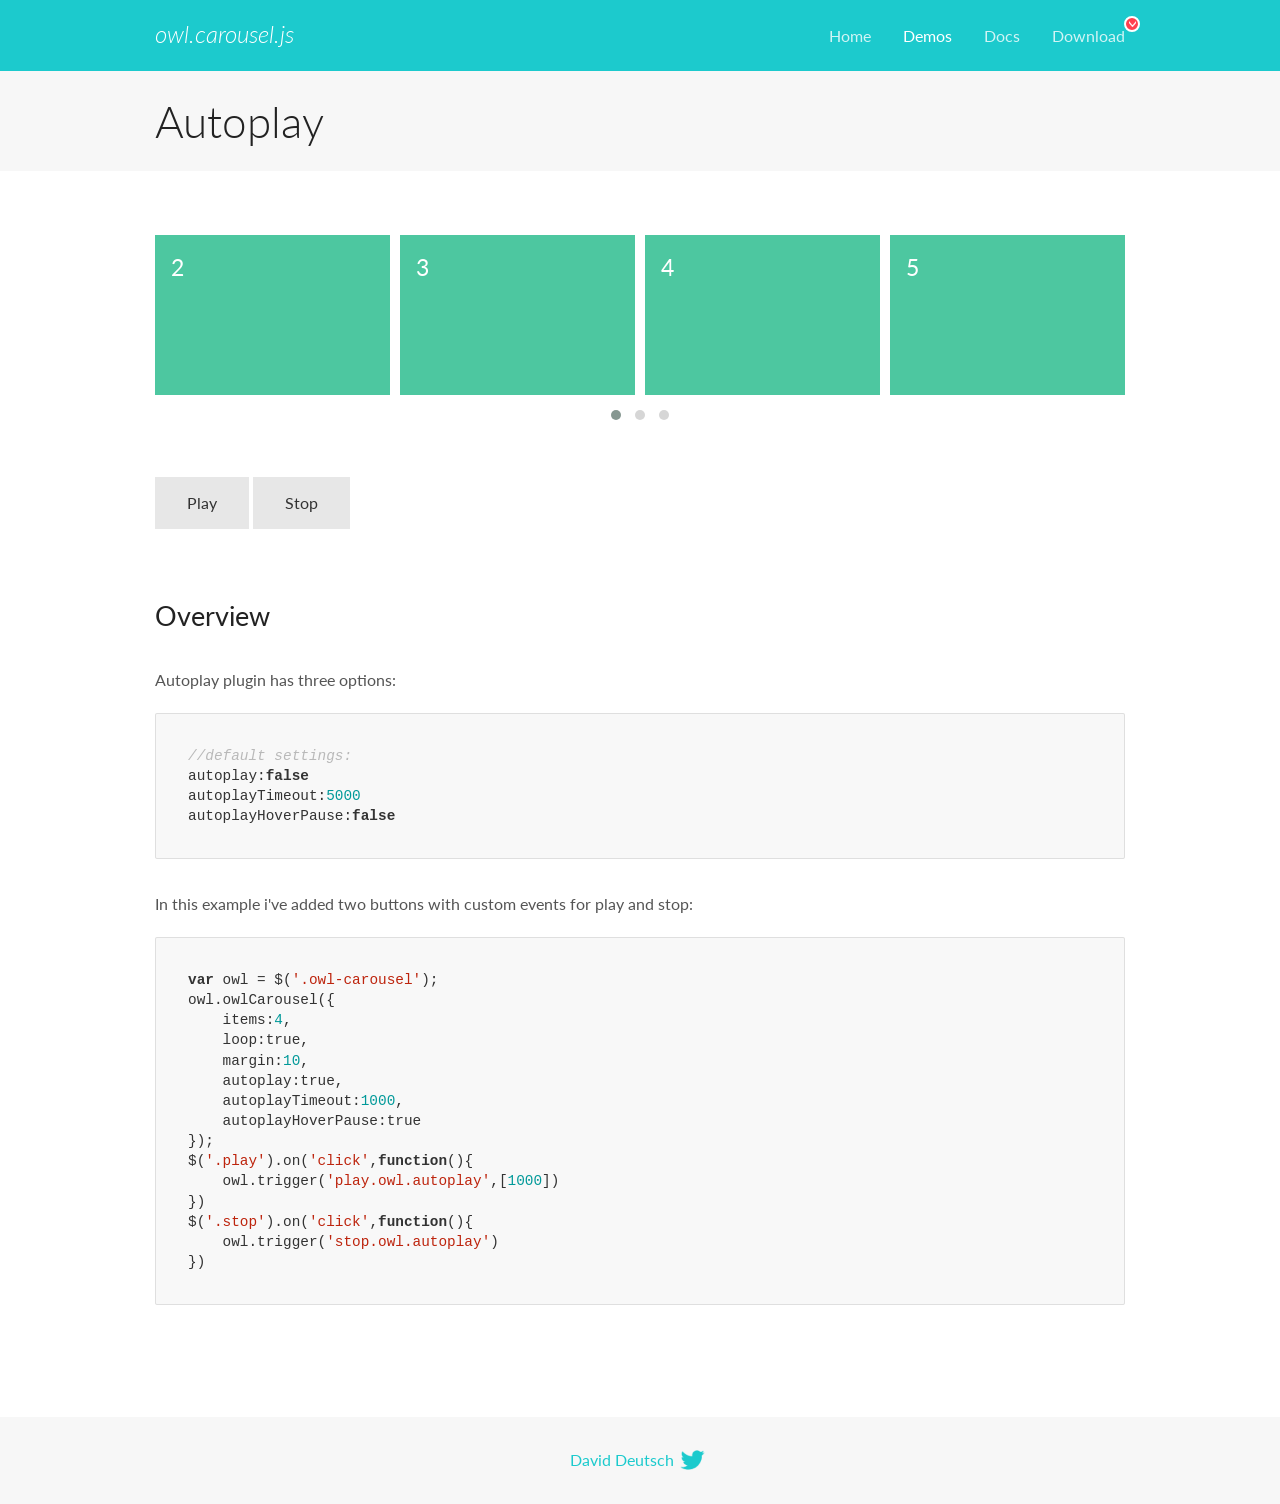
<file: OwlCarousel2-2.3.4/docs/demos/autoplay.html>
<!DOCTYPE html>
<html lang="en">
  <head>

    <!-- head -->
    <meta charset="utf-8">
    <meta name="msapplication-tap-highlight" content="no" />
    <meta name="viewport" content="width=device-width, initial-scale=1.0" />
    <meta name="description" content="Autoplay usage demo">
    <meta name="author" content="David Deutsch">
    <title>
      Autoplay Demo | Owl Carousel | 2.3.4
    </title>

    <!-- Stylesheets -->
    <link href='https://fonts.googleapis.com/css?family=Lato:300,400,700,400italic,300italic' rel='stylesheet' type='text/css'>
    <link rel="stylesheet" href="../assets/css/docs.theme.min.css">

    <!-- Owl Stylesheets -->
    <link rel="stylesheet" href="../assets/owlcarousel/assets/owl.carousel.min.css">
    <link rel="stylesheet" href="../assets/owlcarousel/assets/owl.theme.default.min.css">

    <!-- HTML5 shim and Respond.js IE8 support of HTML5 elements and media queries -->

    <!--[if lt IE 9]>
      <script src="https://oss.maxcdn.com/libs/html5shiv/3.7.0/html5shiv.js"></script>
      <script src="https://oss.maxcdn.com/libs/respond.js/1.3.0/respond.min.js"></script>
    <![endif]-->

    <!-- Favicons -->
    <link rel="apple-touch-icon-precomposed" sizes="144x144" href="../assets/ico/apple-touch-icon-144-precomposed.png">
    <link rel="shortcut icon" href="../assets/ico/favicon.png">
    <link rel="shortcut icon" href="favicon.ico">

    <!-- Yeah i know js should not be in header. Its required for demos.-->

    <!-- javascript -->
    <script src="../assets/vendors/jquery.min.js"></script>
    <script src="../assets/owlcarousel/owl.carousel.js"></script>
  </head>
  <body>

    <!-- header -->
    <header class="header">
      <div class="row">
        <div class="large-12 columns">
          <div class="brand left">
            <h3>
              <a href="/OwlCarousel2/">owl.carousel.js</a> 
            </h3>
          </div>
          <a id="toggle-nav" class="right">
            <span></span> <span></span> <span></span> 
          </a> 
          <div class="nav-bar">
            <ul class="clearfix">
              <li> <a href="/OwlCarousel2/index.html">Home</a>  </li>
              <li class="active">
                <a href="/OwlCarousel2/demos/demos.html">Demos</a> 
              </li>
              <li> <a href="/OwlCarousel2/docs/started-welcome.html">Docs</a>  </li>
              <li>
                <a href="https://github.com/OwlCarousel2/OwlCarousel2/archive/2.3.4.zip">Download</a> 
                <span class="download"></span> 
              </li>
            </ul>
          </div>
        </div>
      </div>
    </header>

    <!-- title -->
    <section class="title">
      <div class="row">
        <div class="large-12 columns">
          <h1>Autoplay</h1>
        </div>
      </div>
    </section>

    <!--  Demos -->
    <section id="demos">
      <div class="row">
        <div class="large-12 columns">
          <div class="owl-carousel owl-theme">
            <div class="item">
              <h4>1</h4>
            </div>
            <div class="item">
              <h4>2</h4>
            </div>
            <div class="item">
              <h4>3</h4>
            </div>
            <div class="item">
              <h4>4</h4>
            </div>
            <div class="item">
              <h4>5</h4>
            </div>
            <div class="item">
              <h4>6</h4>
            </div>
            <div class="item">
              <h4>7</h4>
            </div>
            <div class="item">
              <h4>8</h4>
            </div>
            <div class="item">
              <h4>9</h4>
            </div>
            <div class="item">
              <h4>10</h4>
            </div>
            <div class="item">
              <h4>11</h4>
            </div>
            <div class="item">
              <h4>12</h4>
            </div>
          </div>
          <a class="button secondary play">Play</a> 
          <a class="button secondary stop">Stop</a> 
          <h3 id="overview">Overview</h3>
          <p>Autoplay plugin has three options:</p>
          <pre><code>//default settings:
autoplay:false
autoplayTimeout:5000
autoplayHoverPause:false</code></pre>
          <p>In this example i&#39;ve added two buttons with custom events for play and stop:</p>
          <pre><code>var owl = $(&#39;.owl-carousel&#39;);
owl.owlCarousel({
    items:4,
    loop:true,
    margin:10,
    autoplay:true,
    autoplayTimeout:1000,
    autoplayHoverPause:true
});
$(&#39;.play&#39;).on(&#39;click&#39;,function(){
    owl.trigger(&#39;play.owl.autoplay&#39;,[1000])
})
$(&#39;.stop&#39;).on(&#39;click&#39;,function(){
    owl.trigger(&#39;stop.owl.autoplay&#39;)
})</code></pre>
          <script>
            $(document).ready(function() {
              var owl = $('.owl-carousel');
              owl.owlCarousel({
                items: 4,
                loop: true,
                margin: 10,
                autoplay: true,
                autoplayTimeout: 1000,
                autoplayHoverPause: true
              });
              $('.play').on('click', function() {
                owl.trigger('play.owl.autoplay', [1000])
              })
              $('.stop').on('click', function() {
                owl.trigger('stop.owl.autoplay')
              })
            })
          </script>
        </div>
      </div>
    </section>

    <!-- footer -->
    <footer class="footer">
      <div class="row">
        <div class="large-12 columns">
          <h5>
            <a href="/OwlCarousel2/docs/support-contact.html">David Deutsch</a> 
            <a id="custom-tweet-button" href="https://twitter.com/share?url=https://github.com/OwlCarousel2/OwlCarousel2&text=Owl Carousel - This is so awesome! " target="_blank"></a> 
          </h5>
        </div>
      </div>
    </footer>

    <!-- vendors -->
    <script src="../assets/vendors/highlight.js"></script>
    <script src="../assets/js/app.js"></script>
  </body>
</html>
</file>
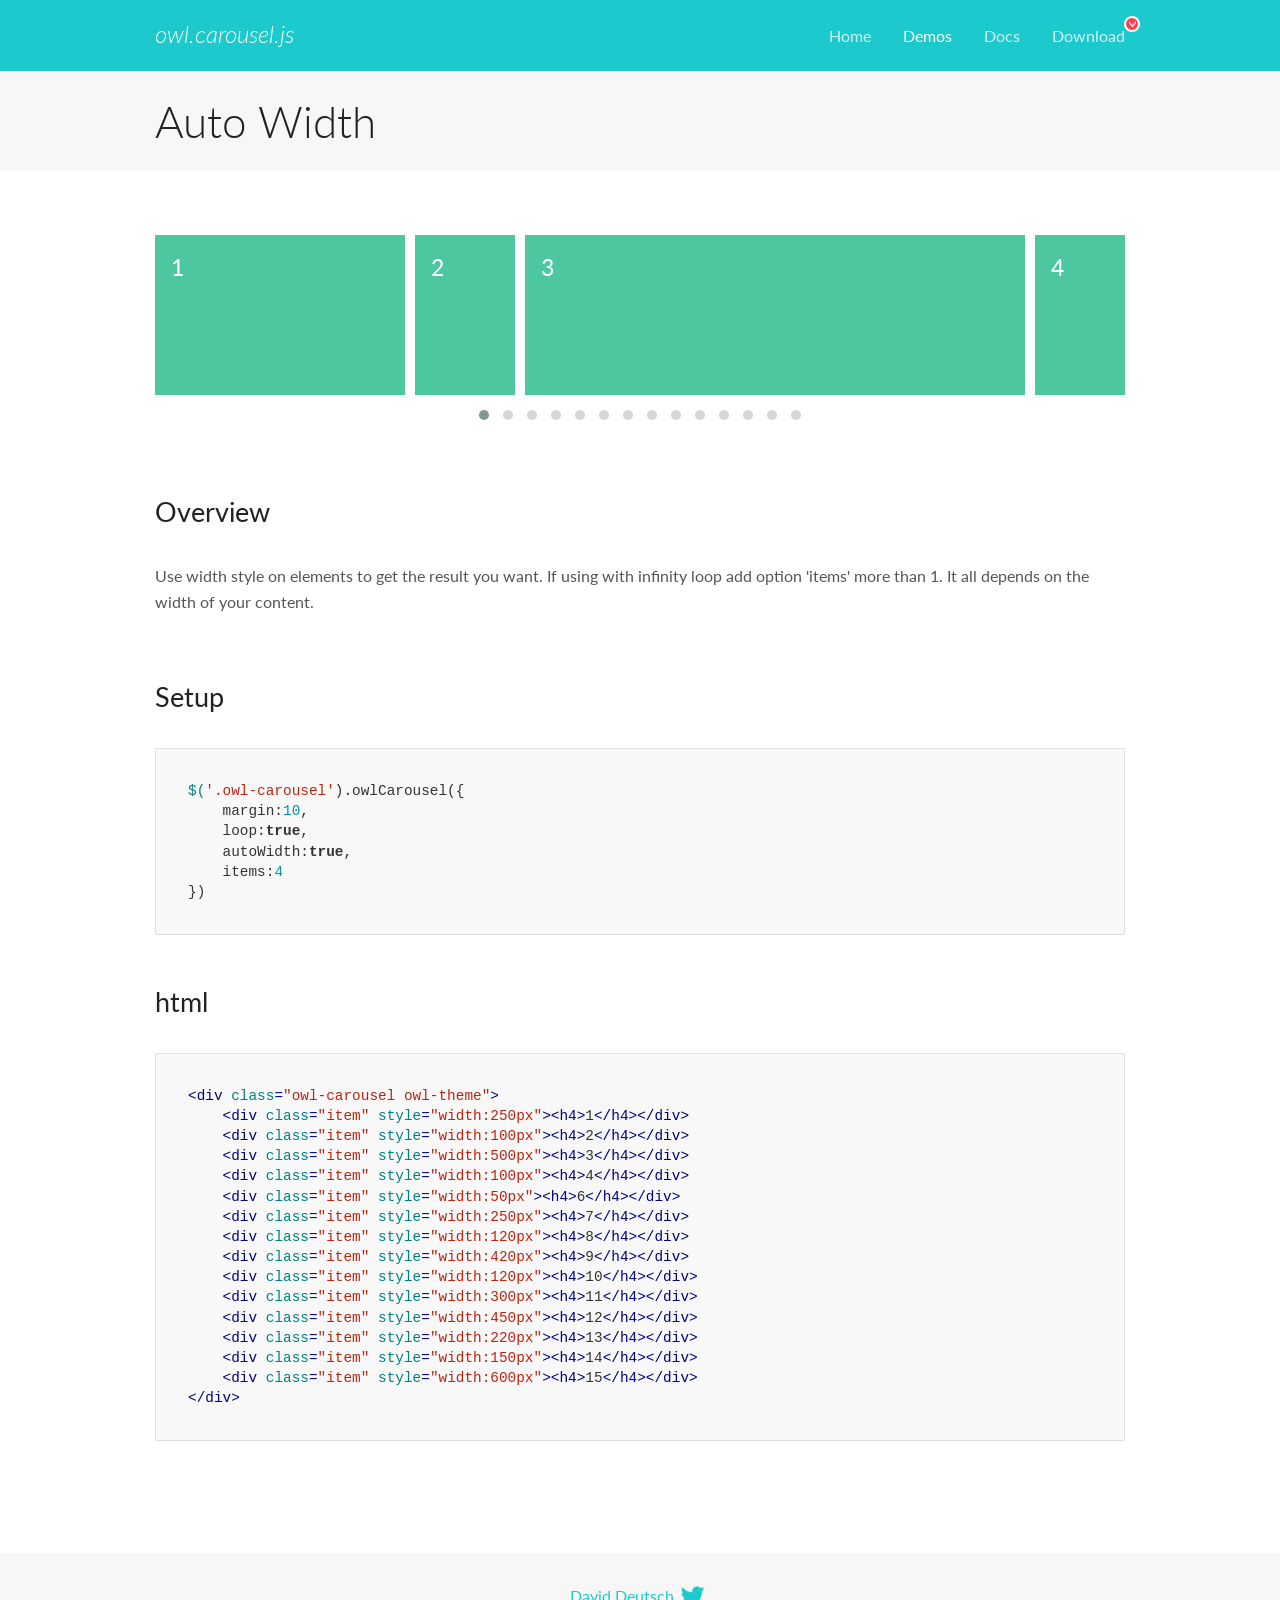
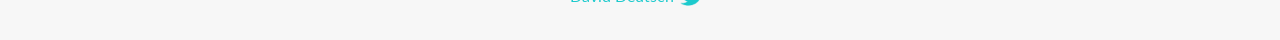
<file: OwlCarousel2-2.3.4/docs/demos/autowidth.html>
<!DOCTYPE html>
<html lang="en">
  <head>

    <!-- head -->
    <meta charset="utf-8">
    <meta name="msapplication-tap-highlight" content="no" />
    <meta name="viewport" content="width=device-width, initial-scale=1.0" />
    <meta name="description" content="Auto Width">
    <meta name="author" content="David Deutsch">
    <title>
      Auto Width Demo | Owl Carousel | 2.3.4
    </title>

    <!-- Stylesheets -->
    <link href='https://fonts.googleapis.com/css?family=Lato:300,400,700,400italic,300italic' rel='stylesheet' type='text/css'>
    <link rel="stylesheet" href="../assets/css/docs.theme.min.css">

    <!-- Owl Stylesheets -->
    <link rel="stylesheet" href="../assets/owlcarousel/assets/owl.carousel.min.css">
    <link rel="stylesheet" href="../assets/owlcarousel/assets/owl.theme.default.min.css">

    <!-- HTML5 shim and Respond.js IE8 support of HTML5 elements and media queries -->

    <!--[if lt IE 9]>
      <script src="https://oss.maxcdn.com/libs/html5shiv/3.7.0/html5shiv.js"></script>
      <script src="https://oss.maxcdn.com/libs/respond.js/1.3.0/respond.min.js"></script>
    <![endif]-->

    <!-- Favicons -->
    <link rel="apple-touch-icon-precomposed" sizes="144x144" href="../assets/ico/apple-touch-icon-144-precomposed.png">
    <link rel="shortcut icon" href="../assets/ico/favicon.png">
    <link rel="shortcut icon" href="favicon.ico">

    <!-- Yeah i know js should not be in header. Its required for demos.-->

    <!-- javascript -->
    <script src="../assets/vendors/jquery.min.js"></script>
    <script src="../assets/owlcarousel/owl.carousel.js"></script>
  </head>
  <body>

    <!-- header -->
    <header class="header">
      <div class="row">
        <div class="large-12 columns">
          <div class="brand left">
            <h3>
              <a href="/OwlCarousel2/">owl.carousel.js</a> 
            </h3>
          </div>
          <a id="toggle-nav" class="right">
            <span></span> <span></span> <span></span> 
          </a> 
          <div class="nav-bar">
            <ul class="clearfix">
              <li> <a href="/OwlCarousel2/index.html">Home</a>  </li>
              <li class="active">
                <a href="/OwlCarousel2/demos/demos.html">Demos</a> 
              </li>
              <li> <a href="/OwlCarousel2/docs/started-welcome.html">Docs</a>  </li>
              <li>
                <a href="https://github.com/OwlCarousel2/OwlCarousel2/archive/2.3.4.zip">Download</a> 
                <span class="download"></span> 
              </li>
            </ul>
          </div>
        </div>
      </div>
    </header>

    <!-- title -->
    <section class="title">
      <div class="row">
        <div class="large-12 columns">
          <h1>Auto Width</h1>
        </div>
      </div>
    </section>

    <!--  Demos -->
    <section id="demos">
      <div class="row">
        <div class="large-12 columns">
          <div class="owl-carousel owl-theme">
            <div class="item" style="width:250px">
              <h4>1</h4>
            </div>
            <div class="item" style="width:100px">
              <h4>2</h4>
            </div>
            <div class="item" style="width:500px">
              <h4>3</h4>
            </div>
            <div class="item" style="width:100px">
              <h4>4</h4>
            </div>
            <div class="item" style="width:50px">
              <h4>6</h4>
            </div>
            <div class="item" style="width:250px">
              <h4>7</h4>
            </div>
            <div class="item" style="width:120px">
              <h4>8</h4>
            </div>
            <div class="item" style="width:420px">
              <h4>9</h4>
            </div>
            <div class="item" style="width:120px">
              <h4>10</h4>
            </div>
            <div class="item" style="width:300px">
              <h4>11</h4>
            </div>
            <div class="item" style="width:450px">
              <h4>12</h4>
            </div>
            <div class="item" style="width:220px">
              <h4>13</h4>
            </div>
            <div class="item" style="width:150px">
              <h4>14</h4>
            </div>
            <div class="item" style="width:600px">
              <h4>15</h4>
            </div>
          </div>
          <h3 id="overview">Overview</h3>
          <p>Use width style on elements to get the result you want. If using with infinity loop add option &#39;items&#39; more than 1. It all depends on the width of your content.</p>
          <h3 id="setup">Setup</h3>
          <pre><code>$(&#39;.owl-carousel&#39;).owlCarousel({
    margin:10,
    loop:true,
    autoWidth:true,
    items:4
})</code></pre>
          <h3 id="html">html</h3>
          <pre><code>&lt;div class=&quot;owl-carousel owl-theme&quot;&gt;
    &lt;div class=&quot;item&quot; style=&quot;width:250px&quot;&gt;&lt;h4&gt;1&lt;/h4&gt;&lt;/div&gt;
    &lt;div class=&quot;item&quot; style=&quot;width:100px&quot;&gt;&lt;h4&gt;2&lt;/h4&gt;&lt;/div&gt;
    &lt;div class=&quot;item&quot; style=&quot;width:500px&quot;&gt;&lt;h4&gt;3&lt;/h4&gt;&lt;/div&gt;
    &lt;div class=&quot;item&quot; style=&quot;width:100px&quot;&gt;&lt;h4&gt;4&lt;/h4&gt;&lt;/div&gt;
    &lt;div class=&quot;item&quot; style=&quot;width:50px&quot;&gt;&lt;h4&gt;6&lt;/h4&gt;&lt;/div&gt;
    &lt;div class=&quot;item&quot; style=&quot;width:250px&quot;&gt;&lt;h4&gt;7&lt;/h4&gt;&lt;/div&gt;
    &lt;div class=&quot;item&quot; style=&quot;width:120px&quot;&gt;&lt;h4&gt;8&lt;/h4&gt;&lt;/div&gt;
    &lt;div class=&quot;item&quot; style=&quot;width:420px&quot;&gt;&lt;h4&gt;9&lt;/h4&gt;&lt;/div&gt;
    &lt;div class=&quot;item&quot; style=&quot;width:120px&quot;&gt;&lt;h4&gt;10&lt;/h4&gt;&lt;/div&gt;
    &lt;div class=&quot;item&quot; style=&quot;width:300px&quot;&gt;&lt;h4&gt;11&lt;/h4&gt;&lt;/div&gt;
    &lt;div class=&quot;item&quot; style=&quot;width:450px&quot;&gt;&lt;h4&gt;12&lt;/h4&gt;&lt;/div&gt;
    &lt;div class=&quot;item&quot; style=&quot;width:220px&quot;&gt;&lt;h4&gt;13&lt;/h4&gt;&lt;/div&gt;
    &lt;div class=&quot;item&quot; style=&quot;width:150px&quot;&gt;&lt;h4&gt;14&lt;/h4&gt;&lt;/div&gt;
    &lt;div class=&quot;item&quot; style=&quot;width:600px&quot;&gt;&lt;h4&gt;15&lt;/h4&gt;&lt;/div&gt;
&lt;/div&gt;</code></pre>
          <script>
            $(document).ready(function() {
              $('.owl-carousel').owlCarousel({
                margin: 10,
                loop: true,
                autoWidth: true,
                items: 4
              })
            })
          </script>
        </div>
      </div>
    </section>

    <!-- footer -->
    <footer class="footer">
      <div class="row">
        <div class="large-12 columns">
          <h5>
            <a href="/OwlCarousel2/docs/support-contact.html">David Deutsch</a> 
            <a id="custom-tweet-button" href="https://twitter.com/share?url=https://github.com/OwlCarousel2/OwlCarousel2&text=Owl Carousel - This is so awesome! " target="_blank"></a> 
          </h5>
        </div>
      </div>
    </footer>

    <!-- vendors -->
    <script src="../assets/vendors/highlight.js"></script>
    <script src="../assets/js/app.js"></script>
  </body>
</html>
</file>
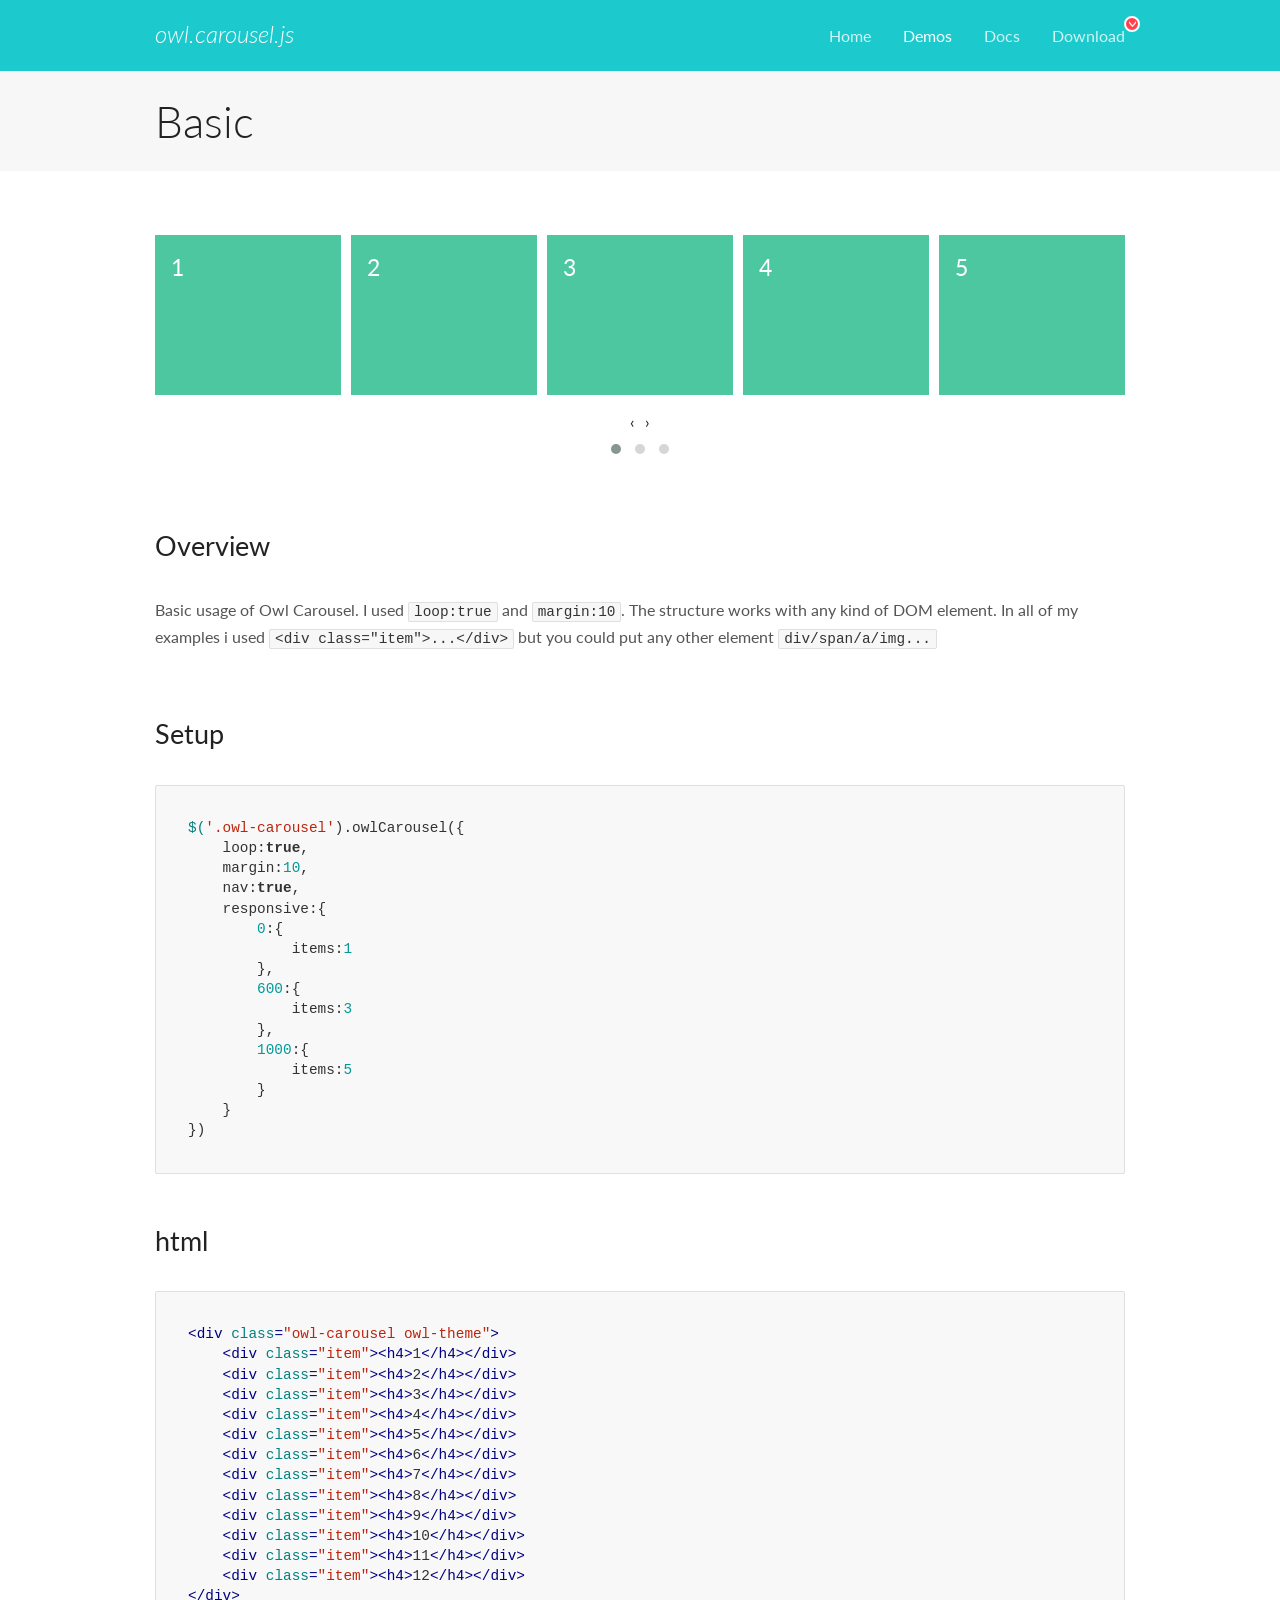
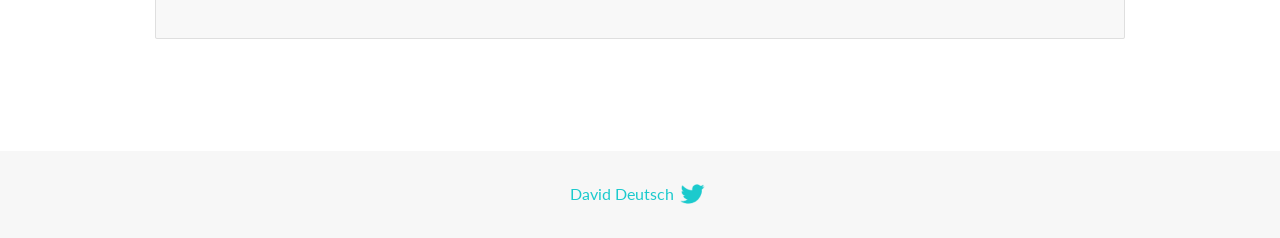
<file: OwlCarousel2-2.3.4/docs/demos/basic.html>
<!DOCTYPE html>
<html lang="en">
  <head>

    <!-- head -->
    <meta charset="utf-8">
    <meta name="msapplication-tap-highlight" content="no" />
    <meta name="viewport" content="width=device-width, initial-scale=1.0" />
    <meta name="description" content="Basic usage demo">
    <meta name="author" content="David Deutsch">
    <title>
      Basic Demo | Owl Carousel | 2.3.4
    </title>

    <!-- Stylesheets -->
    <link href='https://fonts.googleapis.com/css?family=Lato:300,400,700,400italic,300italic' rel='stylesheet' type='text/css'>
    <link rel="stylesheet" href="../assets/css/docs.theme.min.css">

    <!-- Owl Stylesheets -->
    <link rel="stylesheet" href="../assets/owlcarousel/assets/owl.carousel.min.css">
    <link rel="stylesheet" href="../assets/owlcarousel/assets/owl.theme.default.min.css">

    <!-- HTML5 shim and Respond.js IE8 support of HTML5 elements and media queries -->

    <!--[if lt IE 9]>
      <script src="https://oss.maxcdn.com/libs/html5shiv/3.7.0/html5shiv.js"></script>
      <script src="https://oss.maxcdn.com/libs/respond.js/1.3.0/respond.min.js"></script>
    <![endif]-->

    <!-- Favicons -->
    <link rel="apple-touch-icon-precomposed" sizes="144x144" href="../assets/ico/apple-touch-icon-144-precomposed.png">
    <link rel="shortcut icon" href="../assets/ico/favicon.png">
    <link rel="shortcut icon" href="favicon.ico">

    <!-- Yeah i know js should not be in header. Its required for demos.-->

    <!-- javascript -->
    <script src="../assets/vendors/jquery.min.js"></script>
    <script src="../assets/owlcarousel/owl.carousel.js"></script>
  </head>
  <body>

    <!-- header -->
    <header class="header">
      <div class="row">
        <div class="large-12 columns">
          <div class="brand left">
            <h3>
              <a href="/OwlCarousel2/">owl.carousel.js</a> 
            </h3>
          </div>
          <a id="toggle-nav" class="right">
            <span></span> <span></span> <span></span> 
          </a> 
          <div class="nav-bar">
            <ul class="clearfix">
              <li> <a href="/OwlCarousel2/index.html">Home</a>  </li>
              <li class="active">
                <a href="/OwlCarousel2/demos/demos.html">Demos</a> 
              </li>
              <li> <a href="/OwlCarousel2/docs/started-welcome.html">Docs</a>  </li>
              <li>
                <a href="https://github.com/OwlCarousel2/OwlCarousel2/archive/2.3.4.zip">Download</a> 
                <span class="download"></span> 
              </li>
            </ul>
          </div>
        </div>
      </div>
    </header>

    <!-- title -->
    <section class="title">
      <div class="row">
        <div class="large-12 columns">
          <h1>Basic</h1>
        </div>
      </div>
    </section>

    <!--  Demos -->
    <section id="demos">
      <div class="row">
        <div class="large-12 columns">
          <div class="owl-carousel owl-theme">
            <div class="item">
              <h4>1</h4>
            </div>
            <div class="item">
              <h4>2</h4>
            </div>
            <div class="item">
              <h4>3</h4>
            </div>
            <div class="item">
              <h4>4</h4>
            </div>
            <div class="item">
              <h4>5</h4>
            </div>
            <div class="item">
              <h4>6</h4>
            </div>
            <div class="item">
              <h4>7</h4>
            </div>
            <div class="item">
              <h4>8</h4>
            </div>
            <div class="item">
              <h4>9</h4>
            </div>
            <div class="item">
              <h4>10</h4>
            </div>
            <div class="item">
              <h4>11</h4>
            </div>
            <div class="item">
              <h4>12</h4>
            </div>
          </div>
          <h3 id="overview">Overview</h3>
          <p>Basic usage of Owl Carousel. I used <code>loop:true</code> and <code>margin:10</code>. The structure works with any kind of DOM element. In all of my examples i used <code>&lt;div class=&quot;item&quot;&gt;...&lt;/div&gt;</code> but you could
            put any other element <code>div/span/a/img...</code></p>
          <h3 id="setup">Setup</h3>
          <pre><code>$(&#39;.owl-carousel&#39;).owlCarousel({
    loop:true,
    margin:10,
    nav:true,
    responsive:{
        0:{
            items:1
        },
        600:{
            items:3
        },
        1000:{
            items:5
        }
    }
})</code></pre>
          <h3 id="html">html</h3>
          <pre><code>&lt;div class=&quot;owl-carousel owl-theme&quot;&gt;
    &lt;div class=&quot;item&quot;&gt;&lt;h4&gt;1&lt;/h4&gt;&lt;/div&gt;
    &lt;div class=&quot;item&quot;&gt;&lt;h4&gt;2&lt;/h4&gt;&lt;/div&gt;
    &lt;div class=&quot;item&quot;&gt;&lt;h4&gt;3&lt;/h4&gt;&lt;/div&gt;
    &lt;div class=&quot;item&quot;&gt;&lt;h4&gt;4&lt;/h4&gt;&lt;/div&gt;
    &lt;div class=&quot;item&quot;&gt;&lt;h4&gt;5&lt;/h4&gt;&lt;/div&gt;
    &lt;div class=&quot;item&quot;&gt;&lt;h4&gt;6&lt;/h4&gt;&lt;/div&gt;
    &lt;div class=&quot;item&quot;&gt;&lt;h4&gt;7&lt;/h4&gt;&lt;/div&gt;
    &lt;div class=&quot;item&quot;&gt;&lt;h4&gt;8&lt;/h4&gt;&lt;/div&gt;
    &lt;div class=&quot;item&quot;&gt;&lt;h4&gt;9&lt;/h4&gt;&lt;/div&gt;
    &lt;div class=&quot;item&quot;&gt;&lt;h4&gt;10&lt;/h4&gt;&lt;/div&gt;
    &lt;div class=&quot;item&quot;&gt;&lt;h4&gt;11&lt;/h4&gt;&lt;/div&gt;
    &lt;div class=&quot;item&quot;&gt;&lt;h4&gt;12&lt;/h4&gt;&lt;/div&gt;
&lt;/div&gt;</code></pre>
          <script>
            $(document).ready(function() {
              var owl = $('.owl-carousel');
              owl.owlCarousel({
                margin: 10,
                nav: true,
                loop: true,
                responsive: {
                  0: {
                    items: 1
                  },
                  600: {
                    items: 3
                  },
                  1000: {
                    items: 5
                  }
                }
              })
            })
          </script>
        </div>
      </div>
    </section>

    <!-- footer -->
    <footer class="footer">
      <div class="row">
        <div class="large-12 columns">
          <h5>
            <a href="/OwlCarousel2/docs/support-contact.html">David Deutsch</a> 
            <a id="custom-tweet-button" href="https://twitter.com/share?url=https://github.com/OwlCarousel2/OwlCarousel2&text=Owl Carousel - This is so awesome! " target="_blank"></a> 
          </h5>
        </div>
      </div>
    </footer>

    <!-- vendors -->
    <script src="../assets/vendors/highlight.js"></script>
    <script src="../assets/js/app.js"></script>
  </body>
</html>
</file>
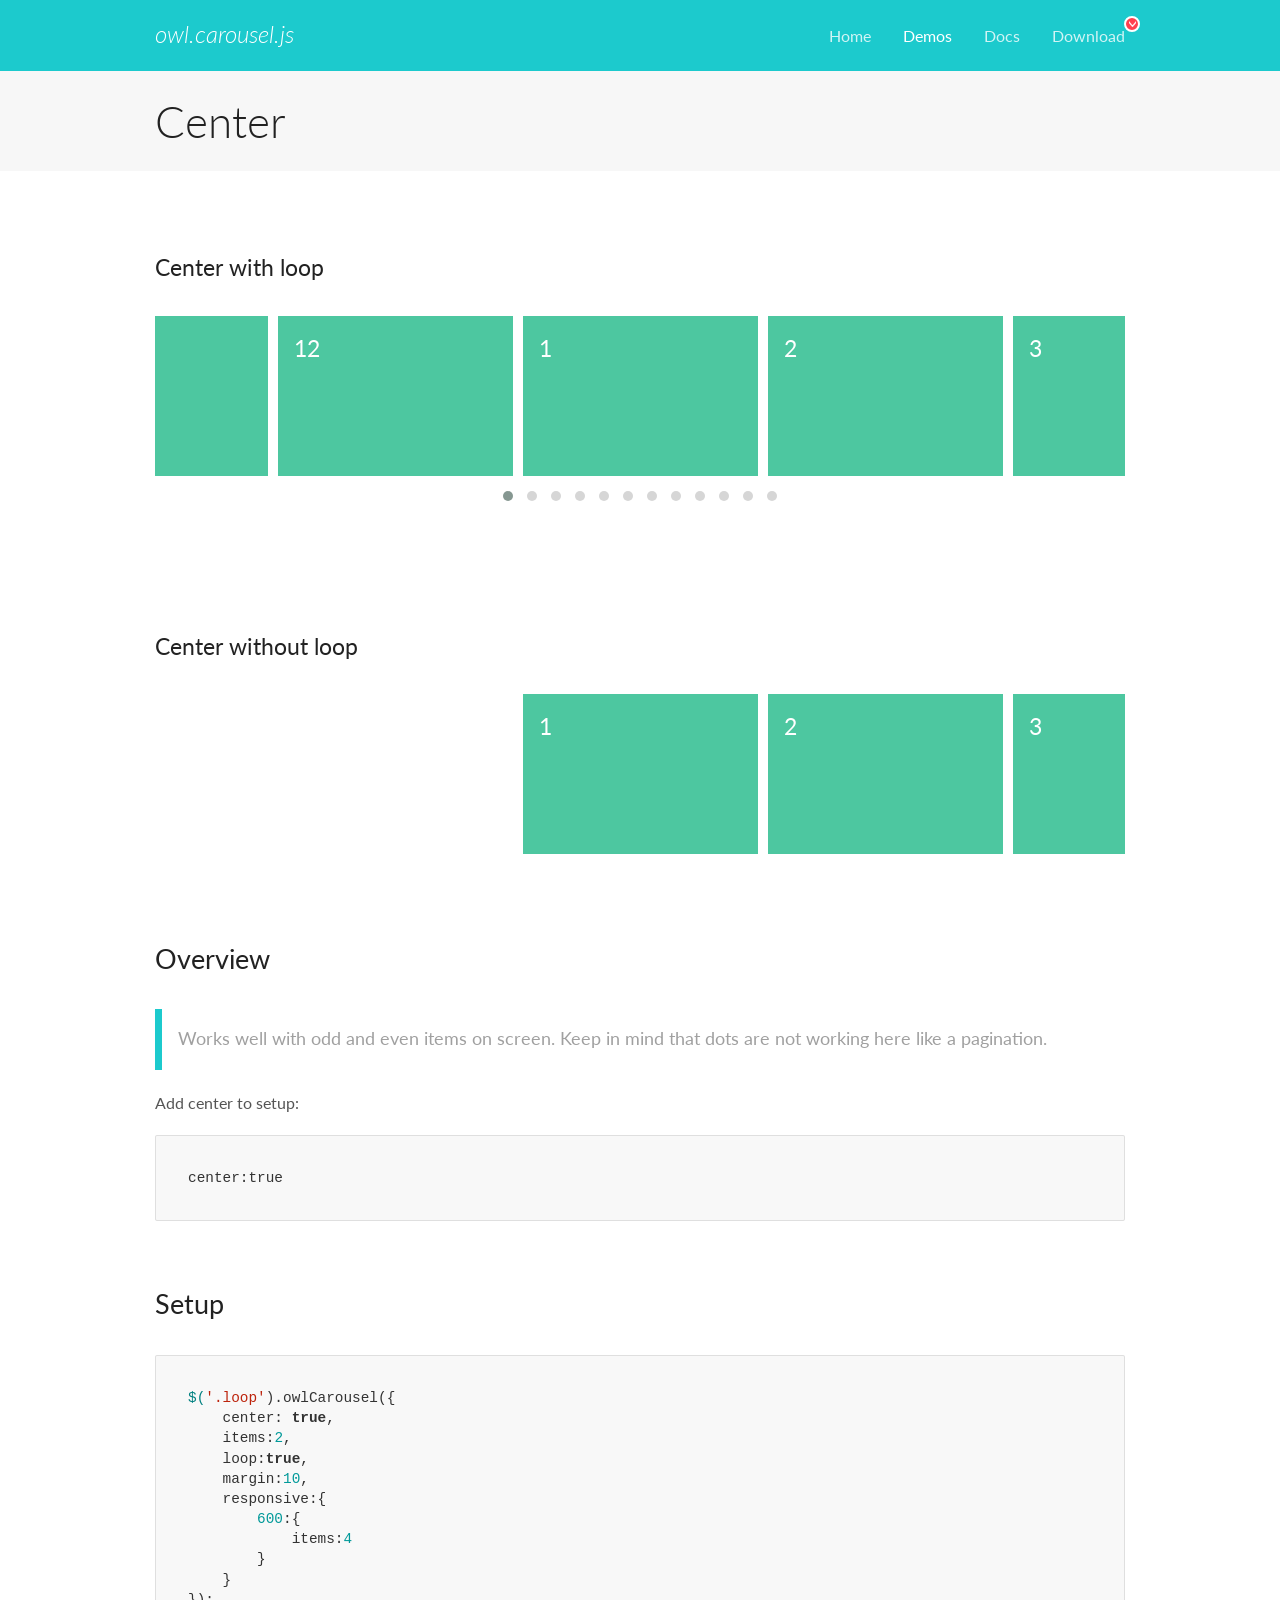
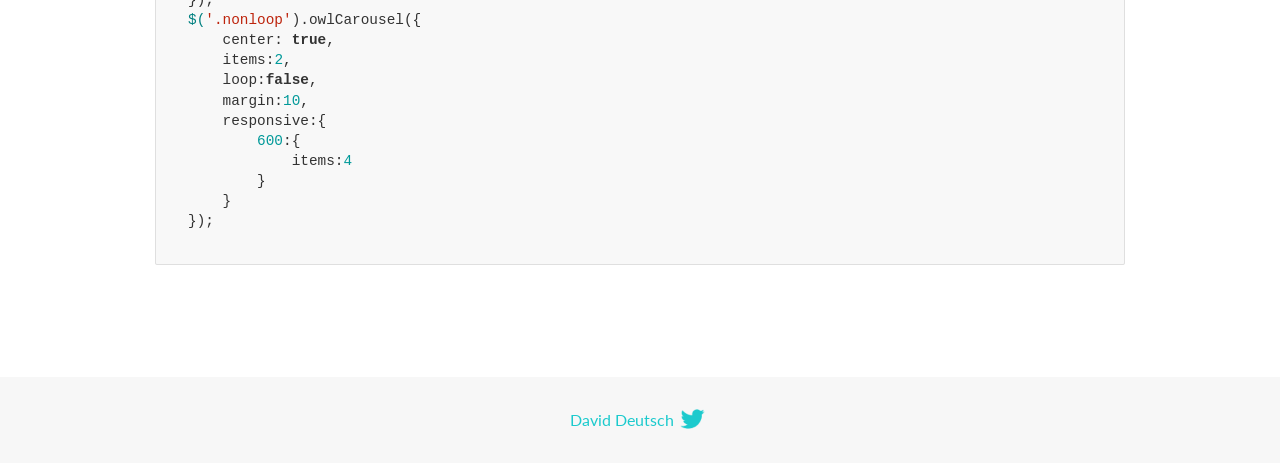
<file: OwlCarousel2-2.3.4/docs/demos/center.html>
<!DOCTYPE html>
<html lang="en">
  <head>

    <!-- head -->
    <meta charset="utf-8">
    <meta name="msapplication-tap-highlight" content="no" />
    <meta name="viewport" content="width=device-width, initial-scale=1.0" />
    <meta name="description" content="Center carousel">
    <meta name="author" content="David Deutsch">
    <title>
      Center Demo | Owl Carousel | 2.3.4
    </title>

    <!-- Stylesheets -->
    <link href='https://fonts.googleapis.com/css?family=Lato:300,400,700,400italic,300italic' rel='stylesheet' type='text/css'>
    <link rel="stylesheet" href="../assets/css/docs.theme.min.css">

    <!-- Owl Stylesheets -->
    <link rel="stylesheet" href="../assets/owlcarousel/assets/owl.carousel.min.css">
    <link rel="stylesheet" href="../assets/owlcarousel/assets/owl.theme.default.min.css">

    <!-- HTML5 shim and Respond.js IE8 support of HTML5 elements and media queries -->

    <!--[if lt IE 9]>
      <script src="https://oss.maxcdn.com/libs/html5shiv/3.7.0/html5shiv.js"></script>
      <script src="https://oss.maxcdn.com/libs/respond.js/1.3.0/respond.min.js"></script>
    <![endif]-->

    <!-- Favicons -->
    <link rel="apple-touch-icon-precomposed" sizes="144x144" href="../assets/ico/apple-touch-icon-144-precomposed.png">
    <link rel="shortcut icon" href="../assets/ico/favicon.png">
    <link rel="shortcut icon" href="favicon.ico">

    <!-- Yeah i know js should not be in header. Its required for demos.-->

    <!-- javascript -->
    <script src="../assets/vendors/jquery.min.js"></script>
    <script src="../assets/owlcarousel/owl.carousel.js"></script>
  </head>
  <body>

    <!-- header -->
    <header class="header">
      <div class="row">
        <div class="large-12 columns">
          <div class="brand left">
            <h3>
              <a href="/OwlCarousel2/">owl.carousel.js</a> 
            </h3>
          </div>
          <a id="toggle-nav" class="right">
            <span></span> <span></span> <span></span> 
          </a> 
          <div class="nav-bar">
            <ul class="clearfix">
              <li> <a href="/OwlCarousel2/index.html">Home</a>  </li>
              <li class="active">
                <a href="/OwlCarousel2/demos/demos.html">Demos</a> 
              </li>
              <li> <a href="/OwlCarousel2/docs/started-welcome.html">Docs</a>  </li>
              <li>
                <a href="https://github.com/OwlCarousel2/OwlCarousel2/archive/2.3.4.zip">Download</a> 
                <span class="download"></span> 
              </li>
            </ul>
          </div>
        </div>
      </div>
    </header>

    <!-- title -->
    <section class="title">
      <div class="row">
        <div class="large-12 columns">
          <h1>Center</h1>
        </div>
      </div>
    </section>

    <!--  Demos -->
    <section id="demos">
      <div class="row">
        <div class="large-12 columns">
          <h4 id="center-with-loop">Center with loop</h4>
          <div class="loop owl-carousel owl-theme">
            <div class="item">
              <h4>1</h4>
            </div>
            <div class="item">
              <h4>2</h4>
            </div>
            <div class="item">
              <h4>3</h4>
            </div>
            <div class="item">
              <h4>4</h4>
            </div>
            <div class="item">
              <h4>5</h4>
            </div>
            <div class="item">
              <h4>6</h4>
            </div>
            <div class="item">
              <h4>7</h4>
            </div>
            <div class="item">
              <h4>8</h4>
            </div>
            <div class="item">
              <h4>9</h4>
            </div>
            <div class="item">
              <h4>10</h4>
            </div>
            <div class="item">
              <h4>11</h4>
            </div>
            <div class="item">
              <h4>12</h4>
            </div>
          </div>
          <br>
          <h4 id="center-without-loop">Center without loop</h4>
          <div class="nonloop owl-carousel">
            <div class="item">
              <h4>1</h4>
            </div>
            <div class="item">
              <h4>2</h4>
            </div>
            <div class="item">
              <h4>3</h4>
            </div>
            <div class="item">
              <h4>4</h4>
            </div>
            <div class="item">
              <h4>5</h4>
            </div>
            <div class="item">
              <h4>6</h4>
            </div>
            <div class="item">
              <h4>7</h4>
            </div>
            <div class="item">
              <h4>8</h4>
            </div>
            <div class="item">
              <h4>9</h4>
            </div>
            <div class="item">
              <h4>10</h4>
            </div>
            <div class="item">
              <h4>11</h4>
            </div>
            <div class="item">
              <h4>12</h4>
            </div>
          </div>
          <h3 id="overview">Overview</h3>
          <blockquote>
            <p>Works well with odd and even items on screen. Keep in mind that dots are not working here like a pagination.</p>
          </blockquote>
          <p>Add center to setup:</p>
          <pre><code>center:true</code></pre>
          <h3 id="setup">Setup</h3>
          <pre><code>$(&#39;.loop&#39;).owlCarousel({
    center: true,
    items:2,
    loop:true,
    margin:10,
    responsive:{
        600:{
            items:4
        }
    }
});
$(&#39;.nonloop&#39;).owlCarousel({
    center: true,
    items:2,
    loop:false,
    margin:10,
    responsive:{
        600:{
            items:4
        }
    }
});</code></pre>
          <script>
            jQuery(document).ready(function($) {
              $('.loop').owlCarousel({
                center: true,
                items: 2,
                loop: true,
                margin: 10,
                responsive: {
                  600: {
                    items: 4
                  }
                }
              });
              $('.nonloop').owlCarousel({
                center: true,
                items: 2,
                loop: false,
                margin: 10,
                responsive: {
                  600: {
                    items: 4
                  }
                }
              });
            });
          </script>
        </div>
      </div>
    </section>

    <!-- footer -->
    <footer class="footer">
      <div class="row">
        <div class="large-12 columns">
          <h5>
            <a href="/OwlCarousel2/docs/support-contact.html">David Deutsch</a> 
            <a id="custom-tweet-button" href="https://twitter.com/share?url=https://github.com/OwlCarousel2/OwlCarousel2&text=Owl Carousel - This is so awesome! " target="_blank"></a> 
          </h5>
        </div>
      </div>
    </footer>

    <!-- vendors -->
    <script src="../assets/vendors/highlight.js"></script>
    <script src="../assets/js/app.js"></script>
  </body>
</html>
</file>
